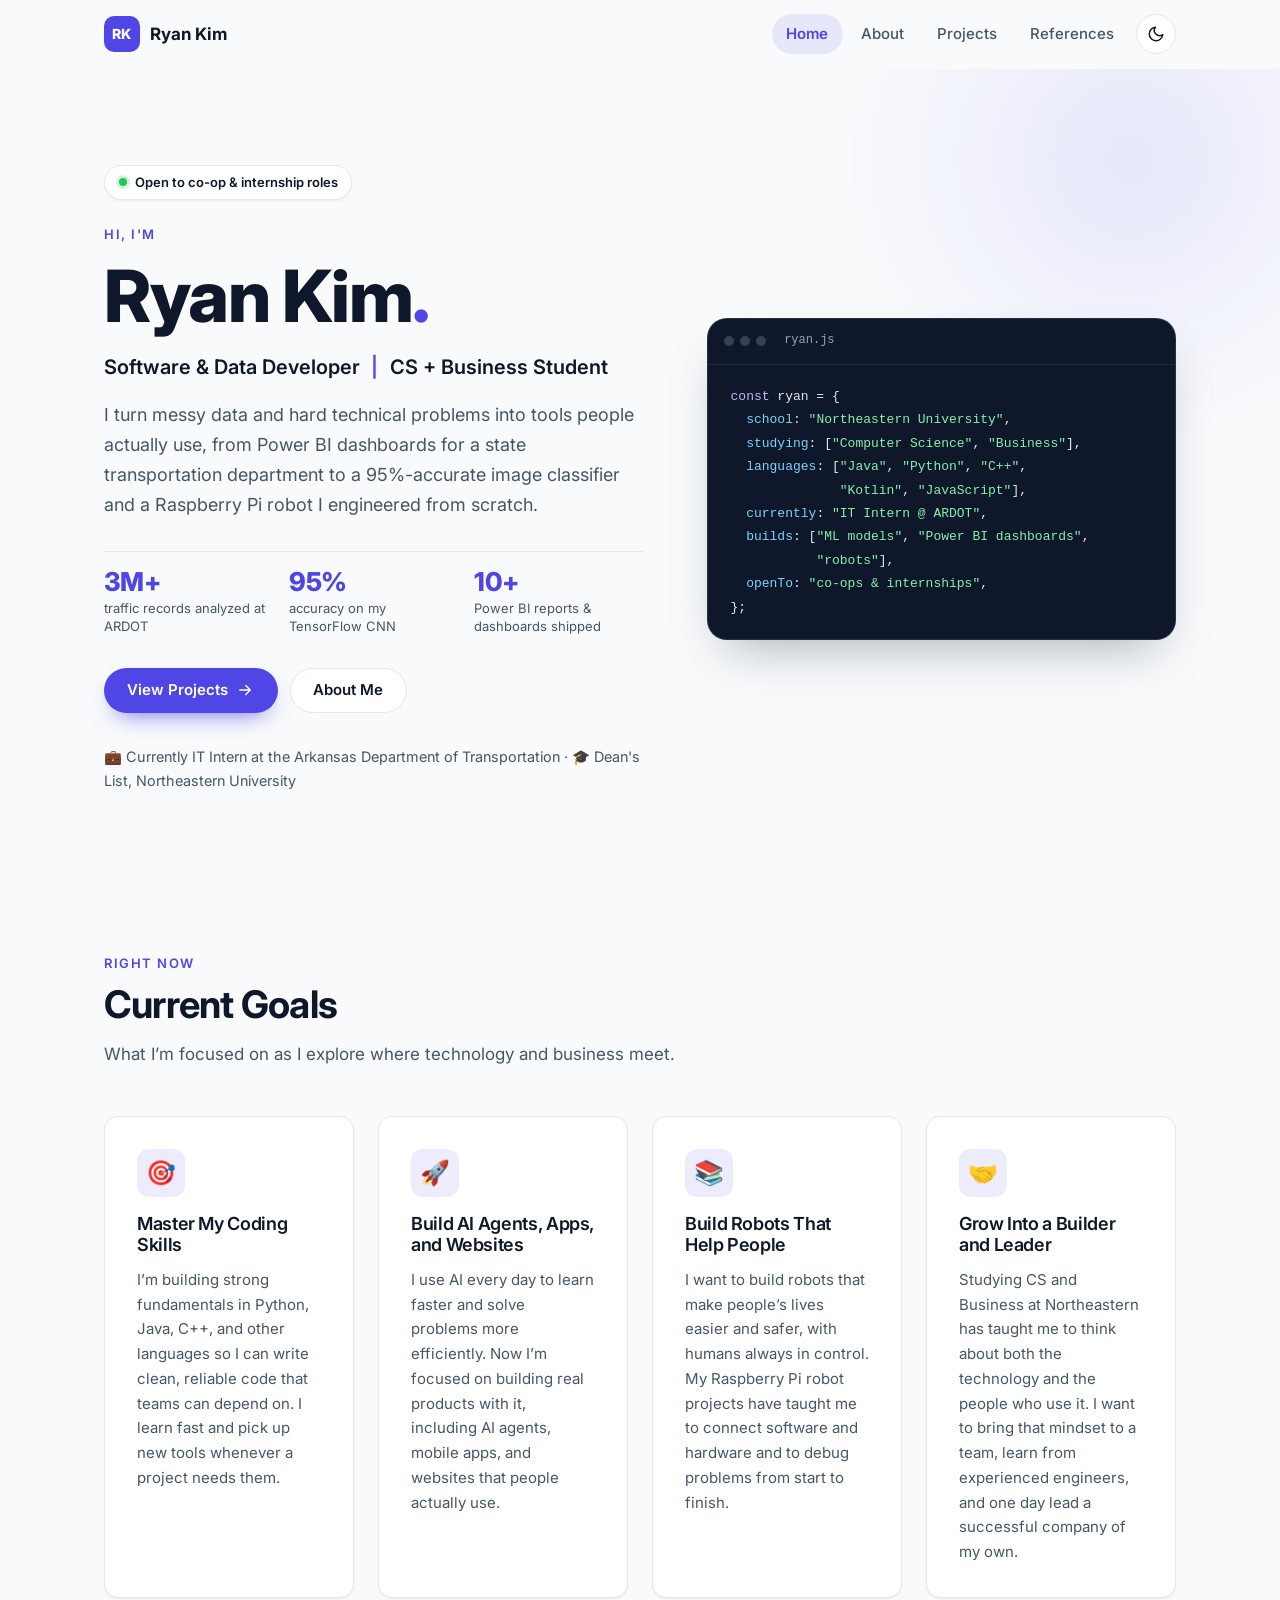
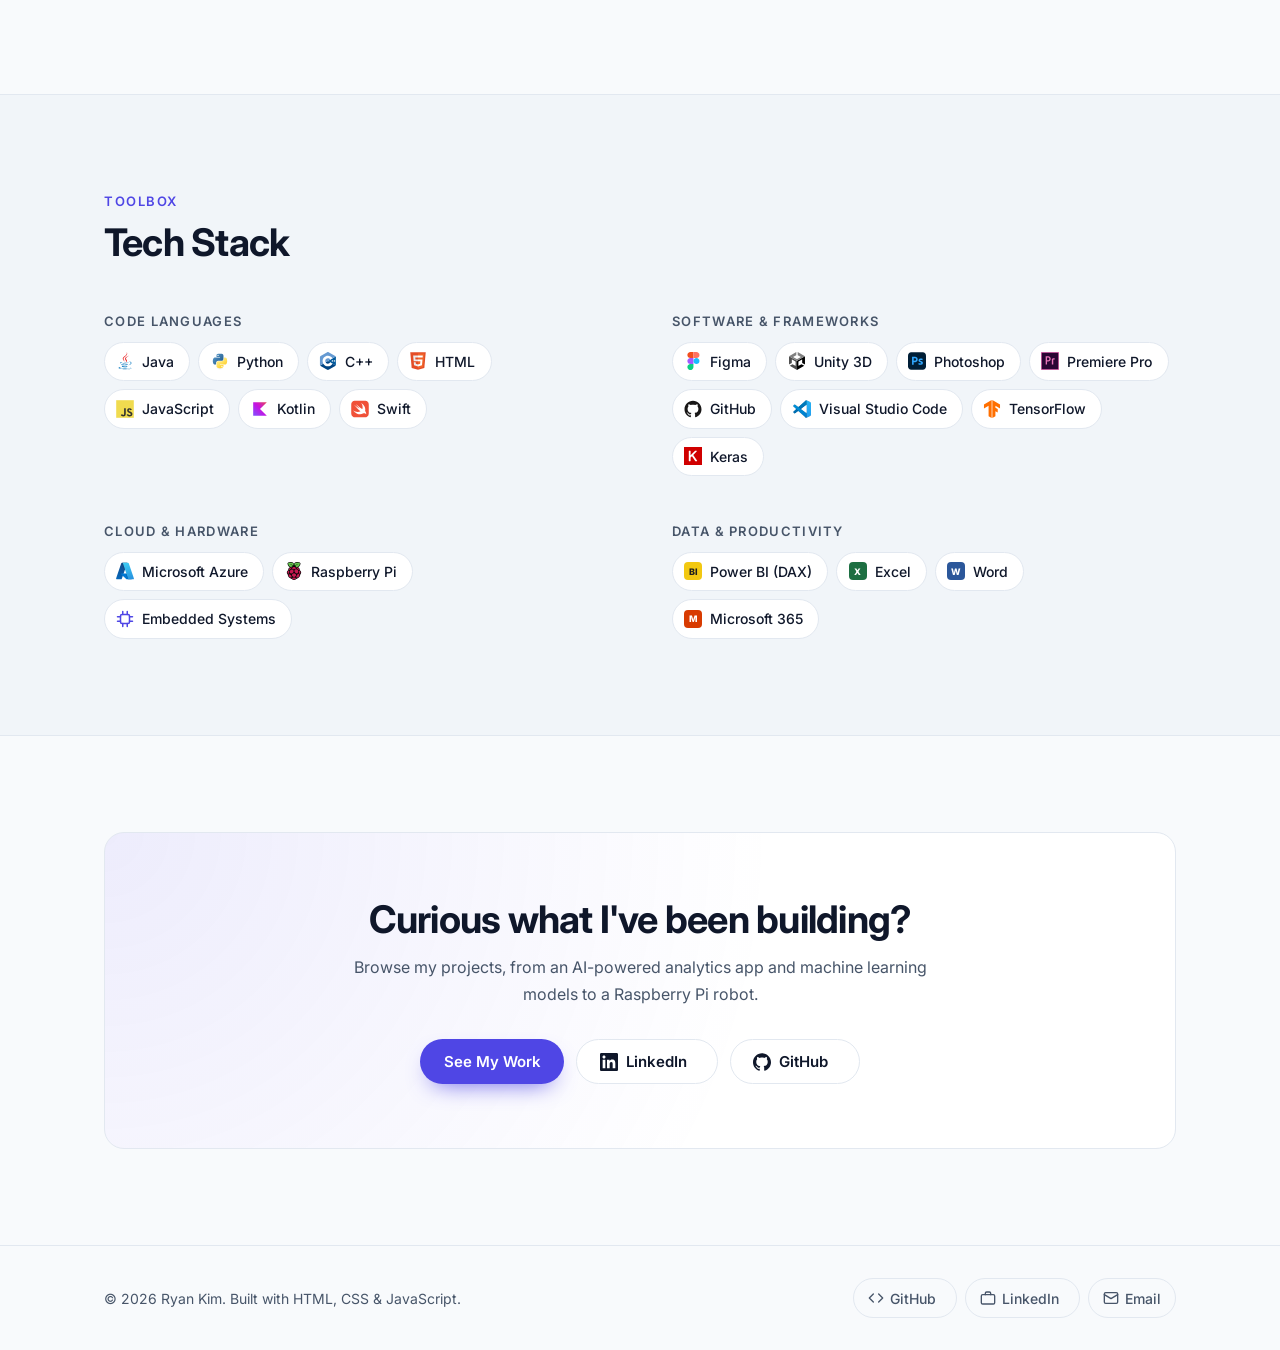
<file: index.html>
<!DOCTYPE html>
<html lang="en">
<head>
  <meta charset="UTF-8">
  <meta name="viewport" content="width=device-width, initial-scale=1.0">

  <!-- ===== SEO ===== -->
  <title>Ryan Kim | Technology Enthusiast &amp; CS + Business Student</title>
  <meta name="description" content="Ryan Kim — Computer Science + Business student at Northeastern University. Current goals, skills, and projects.">
  <meta name="author" content="Ryan Kim">
  <meta property="og:title" content="Ryan Kim | Portfolio">
  <meta property="og:description" content="Computer Science + Business student at Northeastern University.">
  <meta property="og:type" content="website">

  <!-- Small "RK" icon shown in the browser tab -->
  <link rel="icon" href="data:image/svg+xml,%3Csvg xmlns='http://www.w3.org/2000/svg' viewBox='0 0 64 64'%3E%3Crect width='64' height='64' rx='14' fill='%234f46e5'/%3E%3Ctext x='50%25' y='54%25' dominant-baseline='middle' text-anchor='middle' font-family='Arial,sans-serif' font-weight='700' font-size='28' fill='white'%3ERK%3C/text%3E%3C/svg%3E">

  <!-- Runs before the page is drawn: applies a saved light/dark choice so the page never "flashes" the wrong theme -->
  <script>
    document.documentElement.classList.add('js');
    try {
      var savedTheme = localStorage.getItem('theme');
      if (savedTheme === 'light' || savedTheme === 'dark') document.documentElement.setAttribute('data-theme', savedTheme);
    } catch (e) {}
  </script>

  <!-- Font: Inter (Google Fonts) -->
  <link rel="preconnect" href="https://fonts.googleapis.com">
  <link rel="preconnect" href="https://fonts.gstatic.com" crossorigin>
  <link href="https://fonts.googleapis.com/css2?family=Inter:wght@400;500;600;700;800&display=swap" rel="stylesheet">

  <link rel="stylesheet" href="CSS/style.css">
  <script src="JS/main.js" defer></script>
</head>
<body>
  <a class="skip-link" href="#main">Skip to main content</a>

  <!-- ===================== NAVIGATION =====================
       Same on every page. Only the aria-current="page" link changes
       (that is what highlights the page you are on). -->
  <header class="site-header" id="site-header">
    <nav class="nav container" aria-label="Main">
      <a class="nav-logo" href="index.html" aria-label="Ryan Kim, home">
        <span class="logo-mark" aria-hidden="true">RK</span>
        <span class="logo-text">Ryan Kim</span>
      </a>

      <div class="nav-right">
        <ul class="nav-links" id="nav-links">
          <li><a href="index.html" aria-current="page">Home</a></li>
          <li><a href="about.html">About</a></li>
          <li><a href="projects.html">Projects</a></li>
          <li><a href="references.html">References</a></li>
        </ul>

        <!-- Light / dark mode button -->
        <button class="icon-btn theme-toggle" id="theme-toggle" type="button" aria-label="Switch to dark mode">
          <svg class="icon-moon" viewBox="0 0 24 24" fill="none" stroke="currentColor" stroke-width="2" stroke-linecap="round" stroke-linejoin="round" aria-hidden="true"><path d="M21 12.79A9 9 0 1 1 11.21 3 7 7 0 0 0 21 12.79z"/></svg>
          <svg class="icon-sun" viewBox="0 0 24 24" fill="none" stroke="currentColor" stroke-width="2" stroke-linecap="round" stroke-linejoin="round" aria-hidden="true"><circle cx="12" cy="12" r="4"/><path d="M12 2v2M12 20v2M4.93 4.93l1.41 1.41M17.66 17.66l1.41 1.41M2 12h2M20 12h2M4.93 19.07l1.41-1.41M17.66 6.34l1.41-1.41"/></svg>
        </button>

        <!-- Hamburger button (only visible on small screens) -->
        <button class="icon-btn nav-toggle" id="nav-toggle" type="button" aria-label="Open menu" aria-expanded="false" aria-controls="nav-links">
          <span class="hamburger" aria-hidden="true"></span>
        </button>
      </div>
    </nav>
  </header>

  <main id="main">

    <!-- ===================== HERO ===================== -->
    <section class="hero">
      <div class="container hero-grid">
        <div class="hero-content reveal">
          <p class="status-pill"><span class="status-dot" aria-hidden="true"></span>Open to co-op &amp; internship roles</p>
          <p class="eyebrow">Hi, I'm</p>
          <h1 class="hero-title">Ryan Kim<span class="accent-dot">.</span></h1>
          <p class="hero-role">Software &amp; Data Developer <span class="divider" aria-hidden="true">|</span> CS + Business Student</p>
          <p class="hero-intro">I turn messy data and hard technical problems into tools people actually use, from Power BI dashboards for a state transportation department to a 95%-accurate image classifier and a Raspberry Pi robot I engineered from scratch.</p>
          <ul class="hero-stats" aria-label="Highlights">
            <li><strong>3M+</strong><span>traffic records analyzed at ARDOT</span></li>
            <li><strong>95%</strong><span>accuracy on my TensorFlow CNN</span></li>
            <li><strong>10+</strong><span>Power BI reports &amp; dashboards shipped</span></li>
          </ul>
          <div class="btn-row">
            <a class="btn btn-primary" href="projects.html">
              View Projects
              <svg viewBox="0 0 24 24" fill="none" stroke="currentColor" stroke-width="2" stroke-linecap="round" stroke-linejoin="round" aria-hidden="true"><path d="M5 12h14M13 6l6 6-6 6"/></svg>
            </a>
            <a class="btn btn-secondary" href="about.html">About Me</a>
          </div>
          <p class="hero-meta">💼 Currently IT Intern at the Arkansas Department of Transportation · 🎓 Dean's List, Northeastern University</p>
        </div>

        <!-- Decorative "code card" (hidden from screen readers) -->
        <div class="hero-visual reveal" aria-hidden="true">
          <div class="code-card">
            <div class="code-card-bar">
              <span class="dot"></span><span class="dot"></span><span class="dot"></span>
              <span class="code-file">ryan.js</span>
            </div>
<pre><code><span class="tk-key">const</span> ryan = {
  <span class="tk-prop">school</span>: <span class="tk-str">"Northeastern University"</span>,
  <span class="tk-prop">studying</span>: [<span class="tk-str">"Computer Science"</span>, <span class="tk-str">"Business"</span>],
  <span class="tk-prop">languages</span>: [<span class="tk-str">"Java"</span>, <span class="tk-str">"Python"</span>, <span class="tk-str">"C++"</span>,
              <span class="tk-str">"Kotlin"</span>, <span class="tk-str">"JavaScript"</span>],
  <span class="tk-prop">currently</span>: <span class="tk-str">"IT Intern @ ARDOT"</span>,
  <span class="tk-prop">builds</span>: [<span class="tk-str">"ML models"</span>, <span class="tk-str">"Power BI dashboards"</span>,
           <span class="tk-str">"robots"</span>],
  <span class="tk-prop">openTo</span>: <span class="tk-str">"co-ops &amp; internships"</span>,
};</code></pre>
          </div>
        </div>
      </div>
    </section>

    <!-- ===================== CURRENT GOALS ===================== -->
    <section class="section" aria-labelledby="goals-heading">
      <div class="container">
        <div class="section-head reveal">
          <p class="eyebrow">Right now</p>
          <h2 id="goals-heading">Current Goals</h2>
          <p class="section-sub">What I’m focused on as I explore where technology and business meet.</p>
        </div>

        <div class="card-grid goals-grid">
          <!-- GOAL 1 (swap the emoji for any icon you like) -->
          <article class="card card-hover goal-card reveal">
            <span class="goal-icon" aria-hidden="true">🎯</span>
            <h3>Master My Coding Skills</h3>
            <p>I’m building strong fundamentals in Python, Java, C++, and other languages so I can write clean, reliable code that teams can depend on. I learn fast and pick up new tools whenever a project needs them.</p>
          </article>

          <!-- GOAL 2 -->
          <article class="card card-hover goal-card reveal">
            <span class="goal-icon" aria-hidden="true">🚀</span>
            <h3>Build AI Agents, Apps, and Websites</h3>
            <p>I use AI every day to learn faster and solve problems more efficiently. Now I’m focused on building real products with it, including AI agents, mobile apps, and websites that people actually use.</p>
          </article>

          <!-- GOAL 3 -->
          <article class="card card-hover goal-card reveal">
            <span class="goal-icon" aria-hidden="true">📚</span>
            <h3>Build Robots That Help People</h3>
            <p>I want to build robots that make people’s lives easier and safer, with humans always in control. My Raspberry Pi robot projects have taught me to connect software and hardware and to debug problems from start to finish.</p>
          </article>

          <!-- GOAL 4 -->
          <article class="card card-hover goal-card reveal">
            <span class="goal-icon" aria-hidden="true">🤝</span>
            <h3>Grow Into a Builder and Leader</h3>
            <p>Studying CS and Business at Northeastern has taught me to think about both the technology and the people who use it. I want to bring that mindset to a team, learn from experienced engineers, and one day lead a successful company of my own.</p>
          </article>
        </div>
      </div>
    </section>

    <!-- ===================== TECH STACK ===================== -->
    <section class="section section-alt" aria-labelledby="stack-heading">
      <div class="container">
        <div class="section-head reveal">
          <p class="eyebrow">Toolbox</p>
          <h2 id="stack-heading">Tech Stack</h2>
        </div>

        <div class="stack">
          <div class="stack-group reveal">
            <h3 class="stack-label">Code Languages</h3>
            <ul class="chip-list">
              <li class="chip chip--icon"><img class="chip-icon" src="[data-uri]" alt="" width="18" height="18">Java</li>
              <li class="chip chip--icon"><img class="chip-icon" src="[data-uri]" alt="" width="18" height="18">Python</li>
              <li class="chip chip--icon"><img class="chip-icon" src="[data-uri]" alt="" width="18" height="18">C++</li>
              <li class="chip chip--icon"><img class="chip-icon" src="[data-uri]" alt="" width="18" height="18">HTML</li>
              <li class="chip chip--icon"><img class="chip-icon" src="[data-uri]" alt="" width="18" height="18">JavaScript</li>
              <li class="chip chip--icon"><img class="chip-icon" src="[data-uri]" alt="" width="18" height="18">Kotlin</li>
              <li class="chip chip--icon"><img class="chip-icon" src="[data-uri]" alt="" width="18" height="18">Swift</li>
            </ul>
          </div>
          <div class="stack-group reveal">
            <h3 class="stack-label">Software &amp; Frameworks</h3>
            <ul class="chip-list">
              <li class="chip chip--icon"><img class="chip-icon" src="[data-uri]" alt="" width="18" height="18">Figma</li>
              <li class="chip chip--icon"><img class="chip-icon chip-icon--mono" src="[data-uri]" alt="" width="18" height="18">Unity 3D</li>
              <li class="chip chip--icon"><img class="chip-icon" src="[data-uri]" alt="" width="18" height="18">Photoshop</li>
              <li class="chip chip--icon"><img class="chip-icon" src="[data-uri]" alt="" width="18" height="18">Premiere Pro</li>
              <li class="chip chip--icon"><img class="chip-icon chip-icon--mono" src="[data-uri]" alt="" width="18" height="18">GitHub</li>
              <li class="chip chip--icon"><img class="chip-icon" src="[data-uri]" alt="" width="18" height="18">Visual Studio Code</li>
              <li class="chip chip--icon"><img class="chip-icon" src="[data-uri]" alt="" width="18" height="18">TensorFlow</li>
              <li class="chip chip--icon"><img class="chip-icon" src="[data-uri]" alt="" width="18" height="18">Keras</li>
            </ul>
          </div>
          <div class="stack-group reveal">
            <h3 class="stack-label">Cloud &amp; Hardware</h3>
            <ul class="chip-list">
              <li class="chip chip--icon"><img class="chip-icon" src="[data-uri]" alt="" width="18" height="18">Microsoft Azure</li>
              <li class="chip chip--icon"><img class="chip-icon" src="[data-uri]" alt="" width="18" height="18">Raspberry Pi</li>
              <li class="chip chip--icon"><svg class="chip-icon chip-icon--line" viewBox="0 0 24 24" fill="none" stroke="currentColor" stroke-width="2" stroke-linecap="round" stroke-linejoin="round" aria-hidden="true"><rect x="6" y="6" width="12" height="12" rx="2"/><path d="M9 2v4M15 2v4M9 18v4M15 18v4M2 9h4M2 15h4M18 9h4M18 15h4"/></svg>Embedded Systems</li>
            </ul>
          </div>
          <div class="stack-group reveal">
            <h3 class="stack-label">Data &amp; Productivity</h3>
            <ul class="chip-list">
              <li class="chip chip--icon"><span class="chip-badge" style="background:#F2C811;color:#1f1f1f" aria-hidden="true">BI</span>Power BI (DAX)</li>
              <li class="chip chip--icon"><span class="chip-badge" style="background:#1D6F42;color:#fff" aria-hidden="true">X</span>Excel</li>
              <li class="chip chip--icon"><span class="chip-badge" style="background:#2B579A;color:#fff" aria-hidden="true">W</span>Word</li>
              <li class="chip chip--icon"><span class="chip-badge" style="background:#D83B01;color:#fff" aria-hidden="true">M</span>Microsoft 365</li>
            </ul>
          </div>
        </div>
      </div>
    </section>

    <!-- ===================== CALL TO ACTION ===================== -->
    <section class="section">
      <div class="container">
        <div class="cta-card reveal">
          <h2>Curious what I've been building?</h2>
          <p>Browse my projects, from an AI-powered analytics app and machine learning models to a Raspberry Pi robot.</p>
          <div class="btn-row center">
            <a class="btn btn-primary" href="projects.html">See My Work</a>
            <a class="btn btn-secondary" href="https://www.linkedin.com/in/ryankim1104/" target="_blank" rel="noopener noreferrer">
              <svg viewBox="0 0 24 24" fill="currentColor" aria-hidden="true"><path d="M20.447 20.452h-3.554v-5.569c0-1.328-.027-3.037-1.852-3.037-1.853 0-2.136 1.445-2.136 2.939v5.667H9.351V9h3.414v1.561h.046c.477-.9 1.637-1.85 3.37-1.85 3.601 0 4.267 2.37 4.267 5.455v6.286zM5.337 7.433c-1.144 0-2.063-.926-2.063-2.065 0-1.138.92-2.063 2.063-2.063 1.14 0 2.064.925 2.064 2.063 0 1.139-.925 2.065-2.064 2.065zm1.782 13.019H3.555V9h3.564v11.452zM22.225 0H1.771C.792 0 0 .774 0 1.729v20.542C0 23.227.792 24 1.771 24h20.451C23.2 24 24 23.227 24 22.271V1.729C24 .774 23.2 0 22.222 0h.003z"/></svg>
              LinkedIn<span class="sr-only"> (opens in a new tab)</span>
            </a>
            <a class="btn btn-secondary" href="https://github.com/Unknownboykim" target="_blank" rel="noopener noreferrer">
              <svg viewBox="0 0 24 24" fill="currentColor" aria-hidden="true"><path d="M12 .297c-6.63 0-12 5.373-12 12 0 5.303 3.438 9.8 8.205 11.385.6.113.82-.258.82-.577 0-.285-.01-1.04-.015-2.04-3.338.724-4.042-1.61-4.042-1.61C4.422 18.07 3.633 17.7 3.633 17.7c-1.087-.744.084-.729.084-.729 1.205.084 1.838 1.236 1.838 1.236 1.07 1.835 2.809 1.305 3.495.998.108-.776.417-1.305.76-1.605-2.665-.3-5.466-1.332-5.466-5.93 0-1.31.465-2.38 1.235-3.22-.135-.303-.54-1.523.105-3.176 0 0 1.005-.322 3.3 1.23.96-.267 1.98-.399 3-.405 1.02.006 2.04.138 3 .405 2.28-1.552 3.285-1.23 3.285-1.23.645 1.653.24 2.873.12 3.176.765.84 1.23 1.91 1.23 3.22 0 4.61-2.805 5.625-5.475 5.92.42.36.81 1.096.81 2.22 0 1.606-.015 2.896-.015 3.286 0 .315.21.69.825.57C20.565 22.092 24 17.592 24 12.297c0-6.627-5.373-12-12-12"/></svg>
              GitHub<span class="sr-only"> (opens in a new tab)</span>
            </a>
          </div>
        </div>
      </div>
    </section>

  </main>

  <!-- ===================== FOOTER (same on every page) ===================== -->
  <footer class="site-footer">
    <div class="container footer-inner">
      <p class="footer-copy">&copy; <span id="year">2026</span> Ryan Kim. Built with HTML, CSS &amp; JavaScript.</p>
      <ul class="footer-links">
        <li>
          <a href="https://github.com/Unknownboykim" target="_blank" rel="noopener noreferrer">
            <svg viewBox="0 0 24 24" fill="none" stroke="currentColor" stroke-width="2" stroke-linecap="round" stroke-linejoin="round" aria-hidden="true"><polyline points="16 18 22 12 16 6"/><polyline points="8 6 2 12 8 18"/></svg>
            GitHub<span class="sr-only"> (opens in a new tab)</span>
          </a>
        </li>
        <li>
          <a href="https://www.linkedin.com/in/ryankim1104/" target="_blank" rel="noopener noreferrer">
            <svg viewBox="0 0 24 24" fill="none" stroke="currentColor" stroke-width="2" stroke-linecap="round" stroke-linejoin="round" aria-hidden="true"><rect x="2" y="7" width="20" height="14" rx="2"/><path d="M16 7V5a2 2 0 0 0-2-2h-4a2 2 0 0 0-2 2v2"/></svg>
            LinkedIn<span class="sr-only"> (opens in a new tab)</span>
          </a>
        </li>
        <li>
          <a href="mailto:kim.ryan10@northeastern.edu">
            <svg viewBox="0 0 24 24" fill="none" stroke="currentColor" stroke-width="2" stroke-linecap="round" stroke-linejoin="round" aria-hidden="true"><rect x="2" y="4" width="20" height="16" rx="2"/><path d="m22 7-10 6L2 7"/></svg>
            Email
          </a>
        </li>
      </ul>
    </div>
  </footer>
</body>
</html>
</file>
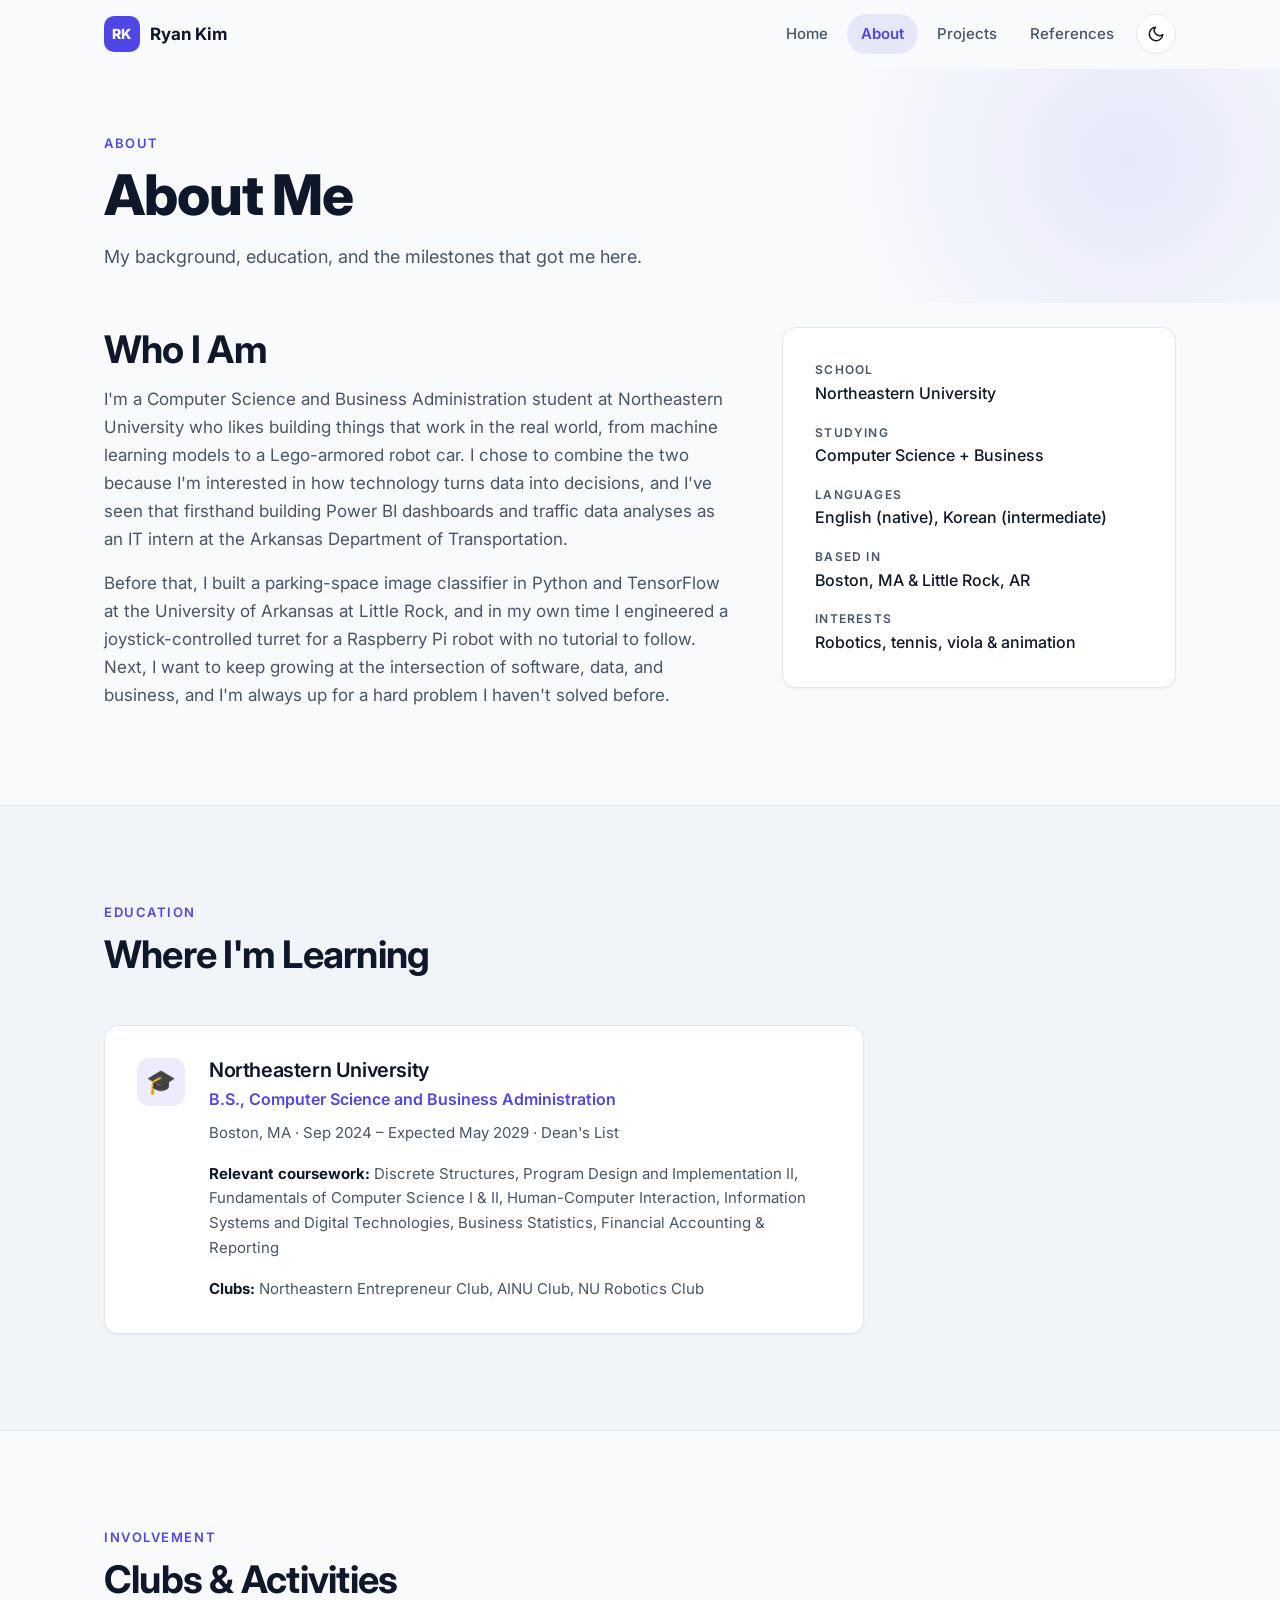
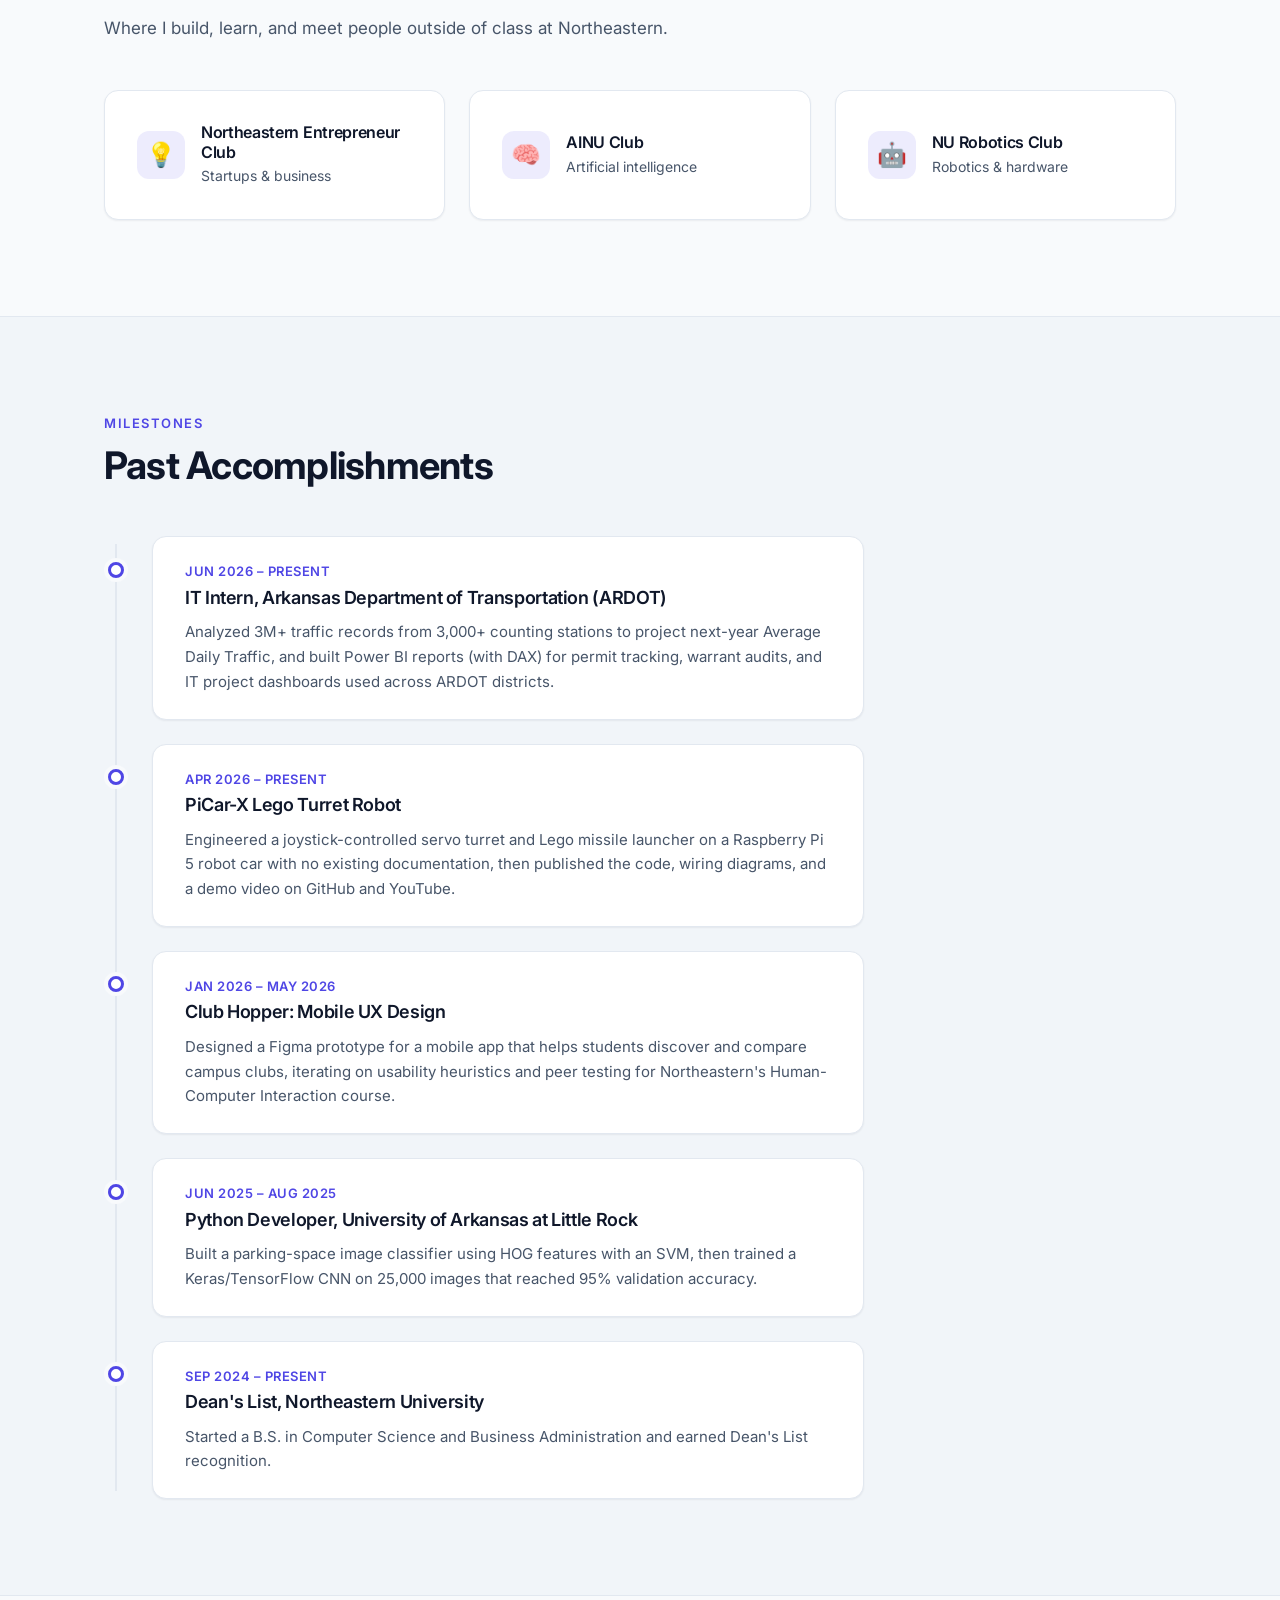
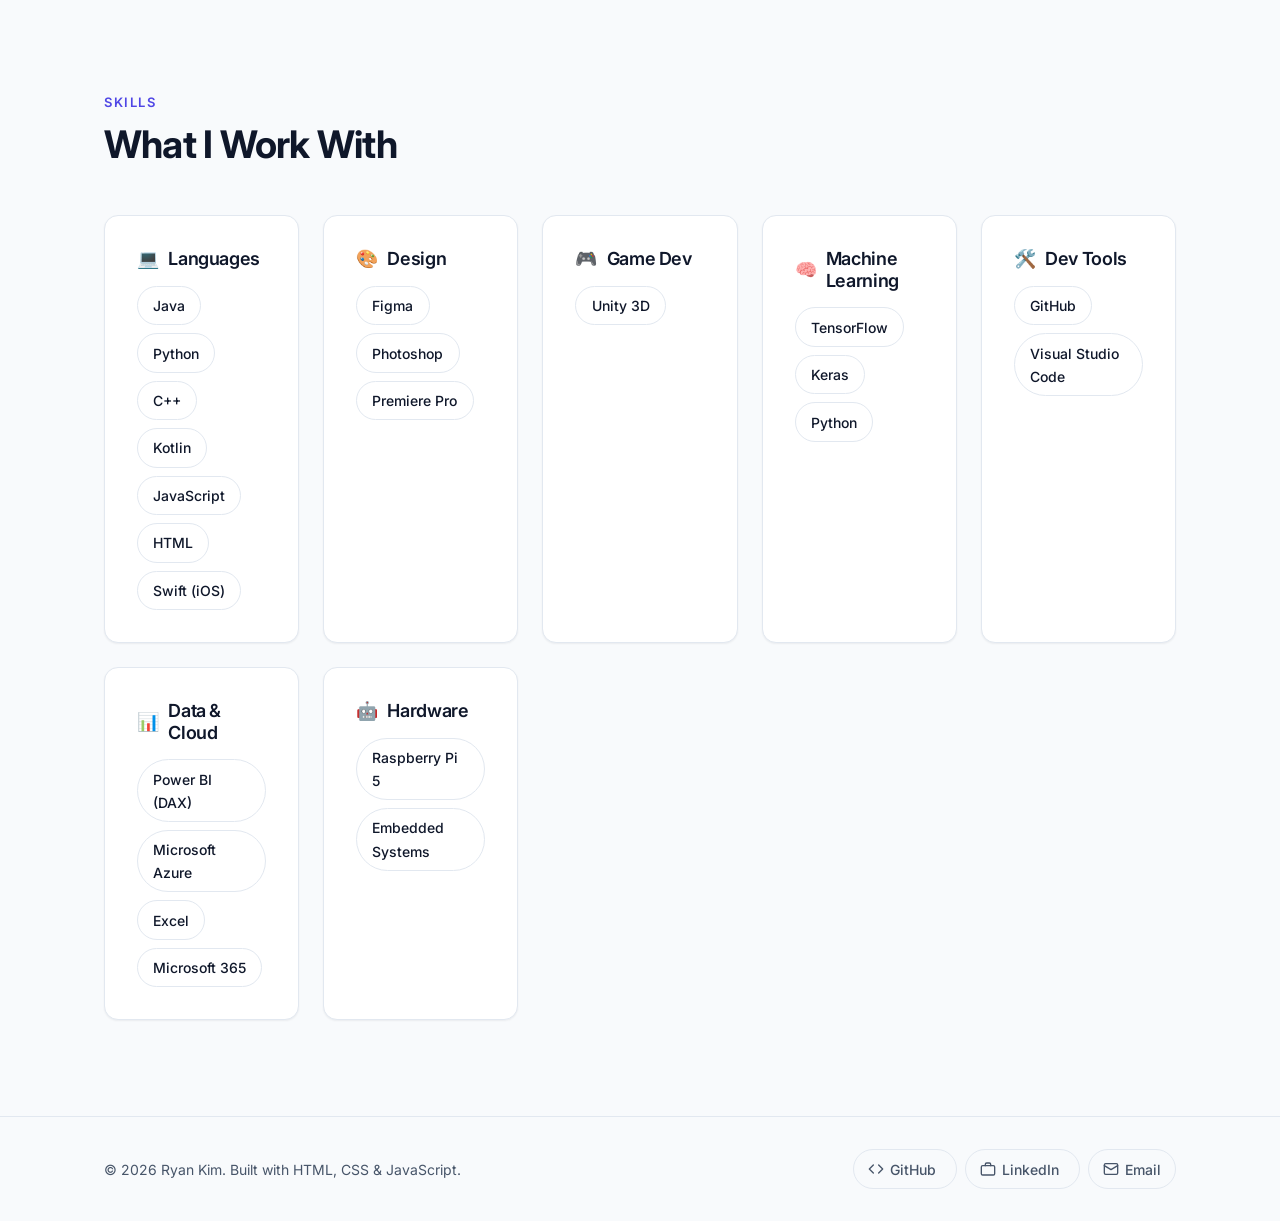
<file: about.html>
<!DOCTYPE html>
<html lang="en">
<head>
  <meta charset="UTF-8">
  <meta name="viewport" content="width=device-width, initial-scale=1.0">

  <!-- ===== SEO ===== -->
  <title>About | Ryan Kim</title>
  <meta name="description" content="About Ryan Kim — education at Northeastern University (Computer Science + Business), past accomplishments, and skills.">
  <meta name="author" content="Ryan Kim">
  <meta property="og:title" content="About Ryan Kim">
  <meta property="og:description" content="Education, accomplishments, and skills.">
  <meta property="og:type" content="website">

  <link rel="icon" href="data:image/svg+xml,%3Csvg xmlns='http://www.w3.org/2000/svg' viewBox='0 0 64 64'%3E%3Crect width='64' height='64' rx='14' fill='%234f46e5'/%3E%3Ctext x='50%25' y='54%25' dominant-baseline='middle' text-anchor='middle' font-family='Arial,sans-serif' font-weight='700' font-size='28' fill='white'%3ERK%3C/text%3E%3C/svg%3E">

  <!-- Applies a saved light/dark choice before the page is drawn -->
  <script>
    document.documentElement.classList.add('js');
    try {
      var savedTheme = localStorage.getItem('theme');
      if (savedTheme === 'light' || savedTheme === 'dark') document.documentElement.setAttribute('data-theme', savedTheme);
    } catch (e) {}
  </script>

  <link rel="preconnect" href="https://fonts.googleapis.com">
  <link rel="preconnect" href="https://fonts.gstatic.com" crossorigin>
  <link href="https://fonts.googleapis.com/css2?family=Inter:wght@400;500;600;700;800&display=swap" rel="stylesheet">

  <link rel="stylesheet" href="CSS/style.css">
  <script src="JS/main.js" defer></script>
</head>
<body>
  <a class="skip-link" href="#main">Skip to main content</a>

  <!-- ===================== NAVIGATION ===================== -->
  <header class="site-header" id="site-header">
    <nav class="nav container" aria-label="Main">
      <a class="nav-logo" href="index.html" aria-label="Ryan Kim, home">
        <span class="logo-mark" aria-hidden="true">RK</span>
        <span class="logo-text">Ryan Kim</span>
      </a>

      <div class="nav-right">
        <ul class="nav-links" id="nav-links">
          <li><a href="index.html">Home</a></li>
          <li><a href="about.html" aria-current="page">About</a></li>
          <li><a href="projects.html">Projects</a></li>
          <li><a href="references.html">References</a></li>
        </ul>

        <button class="icon-btn theme-toggle" id="theme-toggle" type="button" aria-label="Switch to dark mode">
          <svg class="icon-moon" viewBox="0 0 24 24" fill="none" stroke="currentColor" stroke-width="2" stroke-linecap="round" stroke-linejoin="round" aria-hidden="true"><path d="M21 12.79A9 9 0 1 1 11.21 3 7 7 0 0 0 21 12.79z"/></svg>
          <svg class="icon-sun" viewBox="0 0 24 24" fill="none" stroke="currentColor" stroke-width="2" stroke-linecap="round" stroke-linejoin="round" aria-hidden="true"><circle cx="12" cy="12" r="4"/><path d="M12 2v2M12 20v2M4.93 4.93l1.41 1.41M17.66 17.66l1.41 1.41M2 12h2M20 12h2M4.93 19.07l1.41-1.41M17.66 6.34l1.41-1.41"/></svg>
        </button>

        <button class="icon-btn nav-toggle" id="nav-toggle" type="button" aria-label="Open menu" aria-expanded="false" aria-controls="nav-links">
          <span class="hamburger" aria-hidden="true"></span>
        </button>
      </div>
    </nav>
  </header>

  <main id="main">

    <!-- ===================== PAGE HEADER ===================== -->
    <section class="page-hero">
      <div class="container reveal">
        <p class="eyebrow">About</p>
        <h1>About Me</h1>
        <p class="page-sub">My background, education, and the milestones that got me here.</p>
      </div>
    </section>

    <!-- ===================== BIO + QUICK FACTS ===================== -->
    <section class="section section-tight" aria-labelledby="bio-heading">
      <div class="container bio-grid">
        <div class="bio-text reveal">
          <h2 id="bio-heading">Who I Am</h2>
          <p>I'm a Computer Science and Business Administration student at Northeastern University who likes building things that work in the real world, from machine learning models to a Lego-armored robot car. I chose to combine the two because I'm interested in how technology turns data into decisions, and I've seen that firsthand building Power BI dashboards and traffic data analyses as an IT intern at the Arkansas Department of Transportation.</p>
          <p>Before that, I built a parking-space image classifier in Python and TensorFlow at the University of Arkansas at Little Rock, and in my own time I engineered a joystick-controlled turret for a Raspberry Pi robot with no tutorial to follow. Next, I want to keep growing at the intersection of software, data, and business, and I'm always up for a hard problem I haven't solved before.</p>
        </div>

        <aside class="card facts-card reveal" aria-label="Quick facts">
          <dl class="facts">
            <div>
              <dt>School</dt>
              <dd>Northeastern University</dd>
            </div>
            <div>
              <dt>Studying</dt>
              <dd>Computer Science + Business</dd>
            </div>
            <div>
              <dt>Languages</dt>
              <dd>English (native), Korean (intermediate)</dd>
            </div>
            <div>
              <dt>Based in</dt>
              <dd>Boston, MA &amp; Little Rock, AR</dd>
            </div>
            <div>
              <dt>Interests</dt>
              <dd>Robotics, tennis, viola &amp; animation</dd>
            </div>
          </dl>
        </aside>
      </div>
    </section>

    <!-- ===================== EDUCATION ===================== -->
    <section class="section section-alt" aria-labelledby="edu-heading">
      <div class="container">
        <div class="section-head reveal">
          <p class="eyebrow">Education</p>
          <h2 id="edu-heading">Where I'm Learning</h2>
        </div>

        <article class="card edu-card reveal">
          <span class="goal-icon" aria-hidden="true">🎓</span>
          <div>
            <h3>Northeastern University</h3>
            <p class="edu-degree">B.S., Computer Science and Business Administration</p>
            <p class="edu-meta">Boston, MA · Sep 2024 – Expected May 2029 · Dean's List</p>
            <p class="edu-detail"><strong>Relevant coursework:</strong> Discrete Structures, Program Design and Implementation II, Fundamentals of Computer Science I &amp; II, Human-Computer Interaction, Information Systems and Digital Technologies, Business Statistics, Financial Accounting &amp; Reporting</p>
            <p class="edu-detail"><strong>Clubs:</strong> Northeastern Entrepreneur Club, AINU Club, NU Robotics Club</p>
          </div>
        </article>
      </div>
    </section>

    <!-- ===================== CLUBS & ACTIVITIES ===================== -->
    <section class="section" aria-labelledby="clubs-heading">
      <div class="container">
        <div class="section-head reveal">
          <p class="eyebrow">Involvement</p>
          <h2 id="clubs-heading">Clubs &amp; Activities</h2>
          <p class="section-sub">Where I build, learn, and meet people outside of class at Northeastern.</p>
        </div>

        <div class="card-grid clubs-grid">
          <article class="card card-hover club-card reveal">
            <span class="goal-icon" aria-hidden="true">💡</span>
            <div>
              <h3>Northeastern Entrepreneur Club</h3>
              <p>Startups &amp; business</p>
            </div>
          </article>
          <article class="card card-hover club-card reveal">
            <span class="goal-icon" aria-hidden="true">🧠</span>
            <div>
              <h3>AINU Club</h3>
              <p>Artificial intelligence</p>
            </div>
          </article>
          <article class="card card-hover club-card reveal">
            <span class="goal-icon" aria-hidden="true">🤖</span>
            <div>
              <h3>NU Robotics Club</h3>
              <p>Robotics &amp; hardware</p>
            </div>
          </article>
        </div>
      </div>
    </section>

    <!-- ===================== TIMELINE OF ACCOMPLISHMENTS =====================
         Newest at the top. To add one, copy a whole <li> ... </li> block. -->
    <section class="section section-alt" aria-labelledby="timeline-heading">
      <div class="container">
        <div class="section-head reveal">
          <p class="eyebrow">Milestones</p>
          <h2 id="timeline-heading">Past Accomplishments</h2>
        </div>

        <ol class="timeline">
          <li class="timeline-item reveal">
            <span class="timeline-dot" aria-hidden="true"></span>
            <div class="card timeline-content">
              <p class="timeline-date">Jun 2026 – Present</p>
              <h3>IT Intern, Arkansas Department of Transportation (ARDOT)</h3>
              <p>Analyzed 3M+ traffic records from 3,000+ counting stations to project next-year Average Daily Traffic, and built Power BI reports (with DAX) for permit tracking, warrant audits, and IT project dashboards used across ARDOT districts.</p>
            </div>
          </li>

          <li class="timeline-item reveal">
            <span class="timeline-dot" aria-hidden="true"></span>
            <div class="card timeline-content">
              <p class="timeline-date">Apr 2026 – Present</p>
              <h3>PiCar-X Lego Turret Robot</h3>
              <p>Engineered a joystick-controlled servo turret and Lego missile launcher on a Raspberry Pi 5 robot car with no existing documentation, then published the code, wiring diagrams, and a demo video on GitHub and YouTube.</p>
            </div>
          </li>

          <li class="timeline-item reveal">
            <span class="timeline-dot" aria-hidden="true"></span>
            <div class="card timeline-content">
              <p class="timeline-date">Jan 2026 – May 2026</p>
              <h3>Club Hopper: Mobile UX Design</h3>
              <p>Designed a Figma prototype for a mobile app that helps students discover and compare campus clubs, iterating on usability heuristics and peer testing for Northeastern's Human-Computer Interaction course.</p>
            </div>
          </li>

          <li class="timeline-item reveal">
            <span class="timeline-dot" aria-hidden="true"></span>
            <div class="card timeline-content">
              <p class="timeline-date">Jun 2025 – Aug 2025</p>
              <h3>Python Developer, University of Arkansas at Little Rock</h3>
              <p>Built a parking-space image classifier using HOG features with an SVM, then trained a Keras/TensorFlow CNN on 25,000 images that reached 95% validation accuracy.</p>
            </div>
          </li>

          <li class="timeline-item reveal">
            <span class="timeline-dot" aria-hidden="true"></span>
            <div class="card timeline-content">
              <p class="timeline-date">Sep 2024 – Present</p>
              <h3>Dean's List, Northeastern University</h3>
              <p>Started a B.S. in Computer Science and Business Administration and earned Dean's List recognition.</p>
            </div>
          </li>
        </ol>
      </div>
    </section>

    <!-- ===================== SKILLS BY CATEGORY ===================== -->
    <section class="section" aria-labelledby="skills-heading">
      <div class="container">
        <div class="section-head reveal">
          <p class="eyebrow">Skills</p>
          <h2 id="skills-heading">What I Work With</h2>
        </div>

        <div class="card-grid skills-grid">
          <article class="card card-hover skill-card reveal">
            <h3><span aria-hidden="true">💻</span> Languages</h3>
            <ul class="chip-list">
              <li class="chip">Java</li>
              <li class="chip">Python</li>
              <li class="chip">C++</li>
              <li class="chip">Kotlin</li>
              <li class="chip">JavaScript</li>
              <li class="chip">HTML</li>
              <li class="chip">Swift (iOS)</li>
            </ul>
          </article>

          <article class="card card-hover skill-card reveal">
            <h3><span aria-hidden="true">🎨</span> Design</h3>
            <ul class="chip-list">
              <li class="chip">Figma</li>
              <li class="chip">Photoshop</li>
              <li class="chip">Premiere Pro</li>
            </ul>
          </article>

          <article class="card card-hover skill-card reveal">
            <h3><span aria-hidden="true">🎮</span> Game Dev</h3>
            <ul class="chip-list">
              <li class="chip">Unity 3D</li>
            </ul>
          </article>

          <article class="card card-hover skill-card reveal">
            <h3><span aria-hidden="true">🧠</span> Machine Learning</h3>
            <ul class="chip-list">
              <li class="chip">TensorFlow</li>
              <li class="chip">Keras</li>
              <li class="chip">Python</li>
            </ul>
          </article>

          <article class="card card-hover skill-card reveal">
            <h3><span aria-hidden="true">🛠️</span> Dev Tools</h3>
            <ul class="chip-list">
              <li class="chip">GitHub</li>
              <li class="chip">Visual Studio Code</li>
            </ul>
          </article>

          <article class="card card-hover skill-card reveal">
            <h3><span aria-hidden="true">📊</span> Data &amp; Cloud</h3>
            <ul class="chip-list">
              <li class="chip">Power BI (DAX)</li>
              <li class="chip">Microsoft Azure</li>
              <li class="chip">Excel</li>
              <li class="chip">Microsoft 365</li>
            </ul>
          </article>

          <article class="card card-hover skill-card reveal">
            <h3><span aria-hidden="true">🤖</span> Hardware</h3>
            <ul class="chip-list">
              <li class="chip">Raspberry Pi 5</li>
              <li class="chip">Embedded Systems</li>
            </ul>
          </article>
        </div>
      </div>
    </section>

  </main>

  <!-- ===================== FOOTER ===================== -->
  <footer class="site-footer">
    <div class="container footer-inner">
      <p class="footer-copy">&copy; <span id="year">2026</span> Ryan Kim. Built with HTML, CSS &amp; JavaScript.</p>
      <ul class="footer-links">
        <li>
          <a href="https://github.com/Unknownboykim" target="_blank" rel="noopener noreferrer">
            <svg viewBox="0 0 24 24" fill="none" stroke="currentColor" stroke-width="2" stroke-linecap="round" stroke-linejoin="round" aria-hidden="true"><polyline points="16 18 22 12 16 6"/><polyline points="8 6 2 12 8 18"/></svg>
            GitHub<span class="sr-only"> (opens in a new tab)</span>
          </a>
        </li>
        <li>
          <a href="https://www.linkedin.com/in/ryankim1104/" target="_blank" rel="noopener noreferrer">
            <svg viewBox="0 0 24 24" fill="none" stroke="currentColor" stroke-width="2" stroke-linecap="round" stroke-linejoin="round" aria-hidden="true"><rect x="2" y="7" width="20" height="14" rx="2"/><path d="M16 7V5a2 2 0 0 0-2-2h-4a2 2 0 0 0-2 2v2"/></svg>
            LinkedIn<span class="sr-only"> (opens in a new tab)</span>
          </a>
        </li>
        <li>
          <a href="mailto:kim.ryan10@northeastern.edu">
            <svg viewBox="0 0 24 24" fill="none" stroke="currentColor" stroke-width="2" stroke-linecap="round" stroke-linejoin="round" aria-hidden="true"><rect x="2" y="4" width="20" height="16" rx="2"/><path d="m22 7-10 6L2 7"/></svg>
            Email
          </a>
        </li>
      </ul>
    </div>
  </footer>
</body>
</html>
</file>
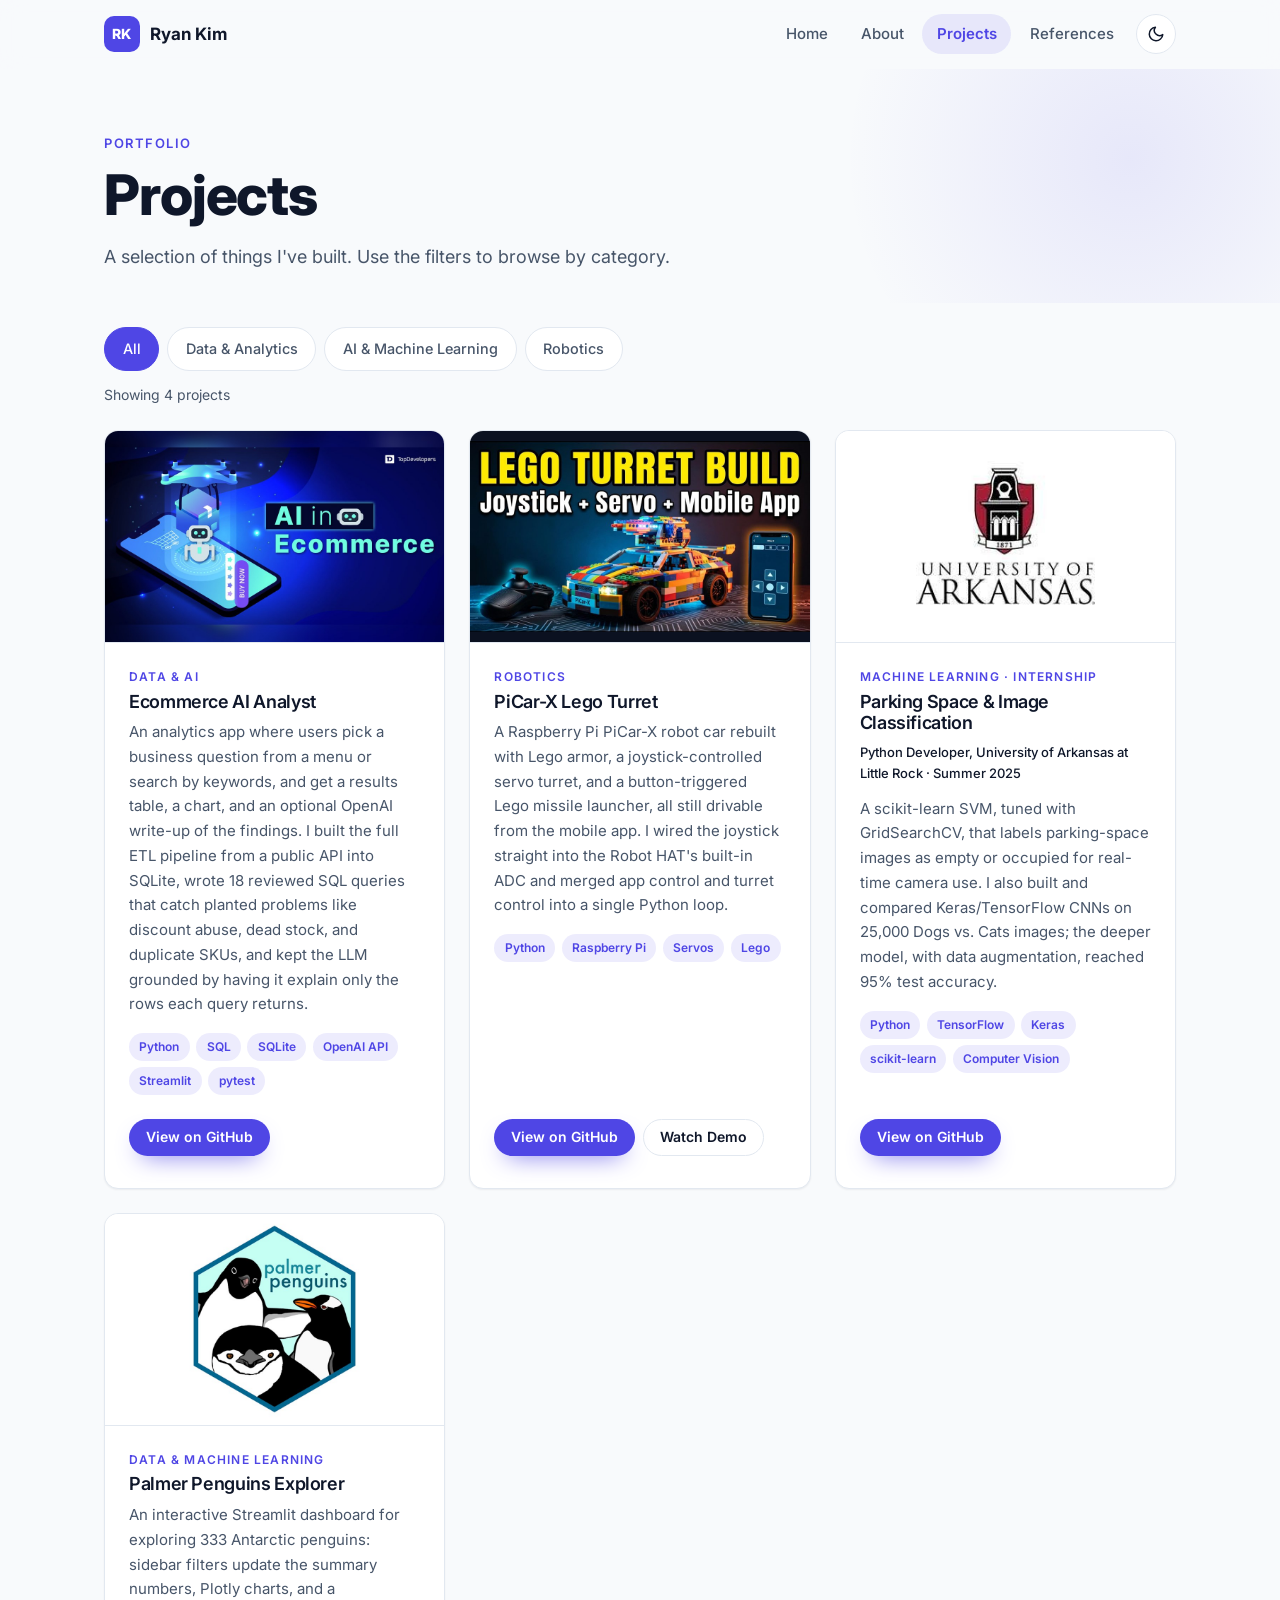
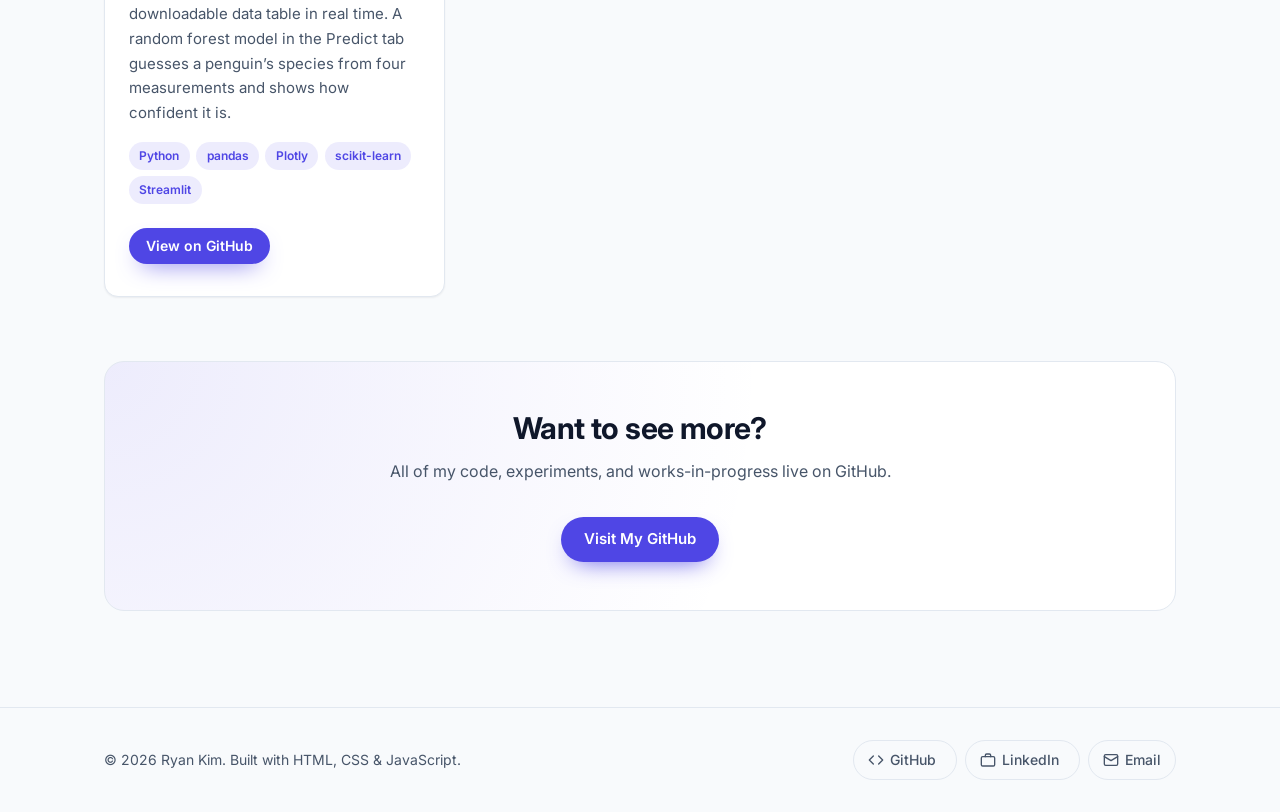
<file: projects.html>
<!DOCTYPE html>
<html lang="en">
<head>
  <meta charset="UTF-8">
  <meta name="viewport" content="width=device-width, initial-scale=1.0">

  <!-- ===== SEO ===== -->
  <title>Projects | Ryan Kim</title>
  <meta name="description" content="Projects by Ryan Kim — data, AI, machine learning, and robotics work with links to GitHub.">
  <meta name="author" content="Ryan Kim">
  <meta property="og:title" content="Projects by Ryan Kim">
  <meta property="og:description" content="Data, AI, machine learning, and robotics projects.">
  <meta property="og:type" content="website">

  <link rel="icon" href="data:image/svg+xml,%3Csvg xmlns='http://www.w3.org/2000/svg' viewBox='0 0 64 64'%3E%3Crect width='64' height='64' rx='14' fill='%234f46e5'/%3E%3Ctext x='50%25' y='54%25' dominant-baseline='middle' text-anchor='middle' font-family='Arial,sans-serif' font-weight='700' font-size='28' fill='white'%3ERK%3C/text%3E%3C/svg%3E">

  <!-- Applies a saved light/dark choice before the page is drawn -->
  <script>
    document.documentElement.classList.add('js');
    try {
      var savedTheme = localStorage.getItem('theme');
      if (savedTheme === 'light' || savedTheme === 'dark') document.documentElement.setAttribute('data-theme', savedTheme);
    } catch (e) {}
  </script>

  <link rel="preconnect" href="https://fonts.googleapis.com">
  <link rel="preconnect" href="https://fonts.gstatic.com" crossorigin>
  <link href="https://fonts.googleapis.com/css2?family=Inter:wght@400;500;600;700;800&display=swap" rel="stylesheet">

  <link rel="stylesheet" href="CSS/style.css">
  <script src="JS/main.js" defer></script>
</head>
<body>
  <a class="skip-link" href="#main">Skip to main content</a>

  <!-- ===================== NAVIGATION ===================== -->
  <header class="site-header" id="site-header">
    <nav class="nav container" aria-label="Main">
      <a class="nav-logo" href="index.html" aria-label="Ryan Kim, home">
        <span class="logo-mark" aria-hidden="true">RK</span>
        <span class="logo-text">Ryan Kim</span>
      </a>

      <div class="nav-right">
        <ul class="nav-links" id="nav-links">
          <li><a href="index.html">Home</a></li>
          <li><a href="about.html">About</a></li>
          <li><a href="projects.html" aria-current="page">Projects</a></li>
          <li><a href="references.html">References</a></li>
        </ul>

        <button class="icon-btn theme-toggle" id="theme-toggle" type="button" aria-label="Switch to dark mode">
          <svg class="icon-moon" viewBox="0 0 24 24" fill="none" stroke="currentColor" stroke-width="2" stroke-linecap="round" stroke-linejoin="round" aria-hidden="true"><path d="M21 12.79A9 9 0 1 1 11.21 3 7 7 0 0 0 21 12.79z"/></svg>
          <svg class="icon-sun" viewBox="0 0 24 24" fill="none" stroke="currentColor" stroke-width="2" stroke-linecap="round" stroke-linejoin="round" aria-hidden="true"><circle cx="12" cy="12" r="4"/><path d="M12 2v2M12 20v2M4.93 4.93l1.41 1.41M17.66 17.66l1.41 1.41M2 12h2M20 12h2M4.93 19.07l1.41-1.41M17.66 6.34l1.41-1.41"/></svg>
        </button>

        <button class="icon-btn nav-toggle" id="nav-toggle" type="button" aria-label="Open menu" aria-expanded="false" aria-controls="nav-links">
          <span class="hamburger" aria-hidden="true"></span>
        </button>
      </div>
    </nav>
  </header>

  <main id="main">

    <!-- ===================== PAGE HEADER ===================== -->
    <section class="page-hero">
      <div class="container reveal">
        <p class="eyebrow">Portfolio</p>
        <h1>Projects</h1>
        <p class="page-sub">A selection of things I've built. Use the filters to browse by category.</p>
      </div>
    </section>

    <section class="section section-tight" aria-label="Project list">
      <div class="container">

        <!-- ===================== FILTER BUTTONS =====================
             data-filter must match a word used in a card's data-category. -->
        <div class="filter-bar reveal" role="group" aria-label="Filter projects by category">
          <button class="filter-btn" type="button" data-filter="all" aria-pressed="true">All</button>
          <button class="filter-btn" type="button" data-filter="data" aria-pressed="false">Data &amp; Analytics</button>
          <button class="filter-btn" type="button" data-filter="ml" aria-pressed="false">AI &amp; Machine Learning</button>
          <button class="filter-btn" type="button" data-filter="robotics" aria-pressed="false">Robotics</button>
        </div>
        <p class="filter-status" id="filter-status" aria-live="polite"></p>

        <!-- ===================== PROJECT CARDS =====================
             HOW TO EDIT A CARD
             • data-category: one or more of  data  ml  robotics  (separate with spaces, e.g. "web ml")
             • Screenshot: save it as assets/images/project-N.png (until then a gray "coming soon" box shows)
             • Tags: add/remove <li class="tag"> lines
             • Live Demo: replace "#" with a real link, or delete that line -->
        <div class="project-grid" id="project-grid">

          <!-- ECOMMERCE AI ANALYST -->
          <article class="card project-card reveal" data-category="data ml">
            <div class="project-media">
              <img src="[data-uri]" alt="AI in Ecommerce illustration: a robot on a smartphone shopping screen with a delivery drone" width="960" height="600" loading="lazy" onerror="this.parentElement.classList.add('is-missing')">
              <div class="media-fallback">
                <svg viewBox="0 0 24 24" fill="none" stroke="currentColor" stroke-width="1.75" stroke-linecap="round" stroke-linejoin="round" aria-hidden="true"><rect x="3" y="3" width="18" height="18" rx="2"/><circle cx="9" cy="9" r="2"/><path d="m21 15-3.09-3.09a2 2 0 0 0-2.82 0L6 21"/></svg>
                <span>Screenshot coming soon</span>
              </div>
            </div>
            <div class="project-body">
              <p class="project-category">Data &amp; AI</p>
              <h3 class="project-title">Ecommerce AI Analyst</h3>
              <p class="project-desc">An analytics app where users pick a business question from a menu or search by keywords, and get a results table, a chart, and an optional OpenAI write-up of the findings. I built the full ETL pipeline from a public API into SQLite, wrote 18 reviewed SQL queries that catch planted problems like discount abuse, dead stock, and duplicate SKUs, and kept the LLM grounded by having it explain only the rows each query returns.</p>
              <ul class="tag-list" aria-label="Technologies used">
                <li class="tag">Python</li>
                <li class="tag">SQL</li>
                <li class="tag">SQLite</li>
                <li class="tag">OpenAI API</li>
                <li class="tag">Streamlit</li>
                <li class="tag">pytest</li>
              </ul>
              <div class="project-links">
                <a class="btn btn-primary btn-sm" href="https://github.com/Unknownboykim/AI-Ecommerce-Analyst" target="_blank" rel="noopener noreferrer">View on GitHub<span class="sr-only"> (opens in a new tab)</span></a>
              </div>
            </div>
          </article>

          <!-- PICAR-X LEGO TURRET -->
          <article class="card project-card reveal" data-category="robotics">
            <div class="project-media project-media--fit">
              <img src="[data-uri]" alt="PiCar-X robot car covered in Lego armor with a servo turret, next to a joystick and the mobile control app" width="800" height="500" loading="lazy" onerror="this.parentElement.classList.add('is-missing')">
              <div class="media-fallback">
                <svg viewBox="0 0 24 24" fill="none" stroke="currentColor" stroke-width="1.75" stroke-linecap="round" stroke-linejoin="round" aria-hidden="true"><rect x="3" y="3" width="18" height="18" rx="2"/><circle cx="9" cy="9" r="2"/><path d="m21 15-3.09-3.09a2 2 0 0 0-2.82 0L6 21"/></svg>
                <span>Screenshot coming soon</span>
              </div>
            </div>
            <div class="project-body">
              <p class="project-category">Robotics</p>
              <h3 class="project-title">PiCar-X Lego Turret</h3>
              <p class="project-desc">A Raspberry Pi PiCar-X robot car rebuilt with Lego armor, a joystick-controlled servo turret, and a button-triggered Lego missile launcher, all still drivable from the mobile app. I wired the joystick straight into the Robot HAT's built-in ADC and merged app control and turret control into a single Python loop.</p>
              <ul class="tag-list" aria-label="Technologies used">
                <li class="tag">Python</li>
                <li class="tag">Raspberry Pi</li>
                <li class="tag">Servos</li>
                <li class="tag">Lego</li>
              </ul>
              <div class="project-links">
                <a class="btn btn-primary btn-sm" href="https://github.com/Unknownboykim/picarx-lego-turret" target="_blank" rel="noopener noreferrer">View on GitHub<span class="sr-only"> (opens in a new tab)</span></a>
                <a class="btn btn-ghost btn-sm" href="https://www.youtube.com/watch?v=pMx2uCLGDFA" target="_blank" rel="noopener noreferrer">Watch Demo<span class="sr-only"> (opens in a new tab)</span></a>
              </div>
            </div>
          </article>

          <!-- INTERNSHIP: IMAGE CLASSIFICATION -->
          <article class="card project-card reveal" data-category="ml">
            <div class="project-media project-media--logo">
              <img src="[data-uri]" alt="University of Arkansas logo" width="200" height="200" loading="lazy" onerror="this.parentElement.classList.add('is-missing')">
              <div class="media-fallback">
                <svg viewBox="0 0 24 24" fill="none" stroke="currentColor" stroke-width="1.75" stroke-linecap="round" stroke-linejoin="round" aria-hidden="true"><rect x="3" y="3" width="18" height="18" rx="2"/><circle cx="9" cy="9" r="2"/><path d="m21 15-3.09-3.09a2 2 0 0 0-2.82 0L6 21"/></svg>
                <span>Screenshot coming soon</span>
              </div>
            </div>
            <div class="project-body">
              <p class="project-category">Machine Learning · Internship</p>
              <h3 class="project-title">Parking Space &amp; Image Classification</h3>
              <p class="project-meta">Python Developer, University of Arkansas at Little Rock · Summer 2025</p>
              <p class="project-desc">A scikit-learn SVM, tuned with GridSearchCV, that labels parking-space images as empty or occupied for real-time camera use. I also built and compared Keras/TensorFlow CNNs on 25,000 Dogs vs. Cats images; the deeper model, with data augmentation, reached 95% test accuracy.</p>
              <ul class="tag-list" aria-label="Technologies used">
                <li class="tag">Python</li>
                <li class="tag">TensorFlow</li>
                <li class="tag">Keras</li>
                <li class="tag">scikit-learn</li>
                <li class="tag">Computer Vision</li>
              </ul>
              <div class="project-links">
                <a class="btn btn-primary btn-sm" href="https://github.com/Unknownboykim/InternshipCollab" target="_blank" rel="noopener noreferrer">View on GitHub<span class="sr-only"> (opens in a new tab)</span></a>
              </div>
            </div>
          </article>

          <!-- PALMER PENGUINS DASHBOARD -->
          <article class="card project-card reveal" data-category="data ml">
            <div class="project-media">
              <img src="[data-uri]" alt="Palmer Penguins hex logo with Adelie, Chinstrap, and Gentoo penguins" width="960" height="600" loading="lazy" onerror="this.parentElement.classList.add('is-missing')">
              <div class="media-fallback">
                <svg viewBox="0 0 24 24" fill="none" stroke="currentColor" stroke-width="1.75" stroke-linecap="round" stroke-linejoin="round" aria-hidden="true"><rect x="3" y="3" width="18" height="18" rx="2"/><circle cx="9" cy="9" r="2"/><path d="m21 15-3.09-3.09a2 2 0 0 0-2.82 0L6 21"/></svg>
                <span>Screenshot coming soon</span>
              </div>
            </div>
            <div class="project-body">
              <p class="project-category">Data &amp; Machine Learning</p>
              <h3 class="project-title">Palmer Penguins Explorer</h3>
              <p class="project-desc">An interactive Streamlit dashboard for exploring 333 Antarctic penguins: sidebar filters update the summary numbers, Plotly charts, and a downloadable data table in real time. A random forest model in the Predict tab guesses a penguin&#8217;s species from four measurements and shows how confident it is.</p>
              <ul class="tag-list" aria-label="Technologies used">
                <li class="tag">Python</li>
                <li class="tag">pandas</li>
                <li class="tag">Plotly</li>
                <li class="tag">scikit-learn</li>
                <li class="tag">Streamlit</li>
              </ul>
              <div class="project-links">
                <a class="btn btn-primary btn-sm" href="https://github.com/Unknownboykim/Streamlit-Dashboard" target="_blank" rel="noopener noreferrer">View on GitHub<span class="sr-only"> (opens in a new tab)</span></a>
              </div>
            </div>
          </article>

        </div>

        <!-- Shown by JavaScript only when a filter matches no projects -->
        <p class="empty-state" id="empty-state" hidden>No projects in this category yet — check back soon!</p>

        <!-- More-on-GitHub banner -->
        <div class="cta-card cta-compact reveal">
          <h2>Want to see more?</h2>
          <p>All of my code, experiments, and works-in-progress live on GitHub.</p>
          <div class="btn-row center">
            <a class="btn btn-primary" href="https://github.com/Unknownboykim" target="_blank" rel="noopener noreferrer">Visit My GitHub<span class="sr-only"> (opens in a new tab)</span></a>
          </div>
        </div>

      </div>
    </section>

  </main>

  <!-- ===================== FOOTER ===================== -->
  <footer class="site-footer">
    <div class="container footer-inner">
      <p class="footer-copy">&copy; <span id="year">2026</span> Ryan Kim. Built with HTML, CSS &amp; JavaScript.</p>
      <ul class="footer-links">
        <li>
          <a href="https://github.com/Unknownboykim" target="_blank" rel="noopener noreferrer">
            <svg viewBox="0 0 24 24" fill="none" stroke="currentColor" stroke-width="2" stroke-linecap="round" stroke-linejoin="round" aria-hidden="true"><polyline points="16 18 22 12 16 6"/><polyline points="8 6 2 12 8 18"/></svg>
            GitHub<span class="sr-only"> (opens in a new tab)</span>
          </a>
        </li>
        <li>
          <a href="https://www.linkedin.com/in/ryankim1104/" target="_blank" rel="noopener noreferrer">
            <svg viewBox="0 0 24 24" fill="none" stroke="currentColor" stroke-width="2" stroke-linecap="round" stroke-linejoin="round" aria-hidden="true"><rect x="2" y="7" width="20" height="14" rx="2"/><path d="M16 7V5a2 2 0 0 0-2-2h-4a2 2 0 0 0-2 2v2"/></svg>
            LinkedIn<span class="sr-only"> (opens in a new tab)</span>
          </a>
        </li>
        <li>
          <a href="mailto:kim.ryan10@northeastern.edu">
            <svg viewBox="0 0 24 24" fill="none" stroke="currentColor" stroke-width="2" stroke-linecap="round" stroke-linejoin="round" aria-hidden="true"><rect x="2" y="4" width="20" height="16" rx="2"/><path d="m22 7-10 6L2 7"/></svg>
            Email
          </a>
        </li>
      </ul>
    </div>
  </footer>
</body>
</html>
</file>
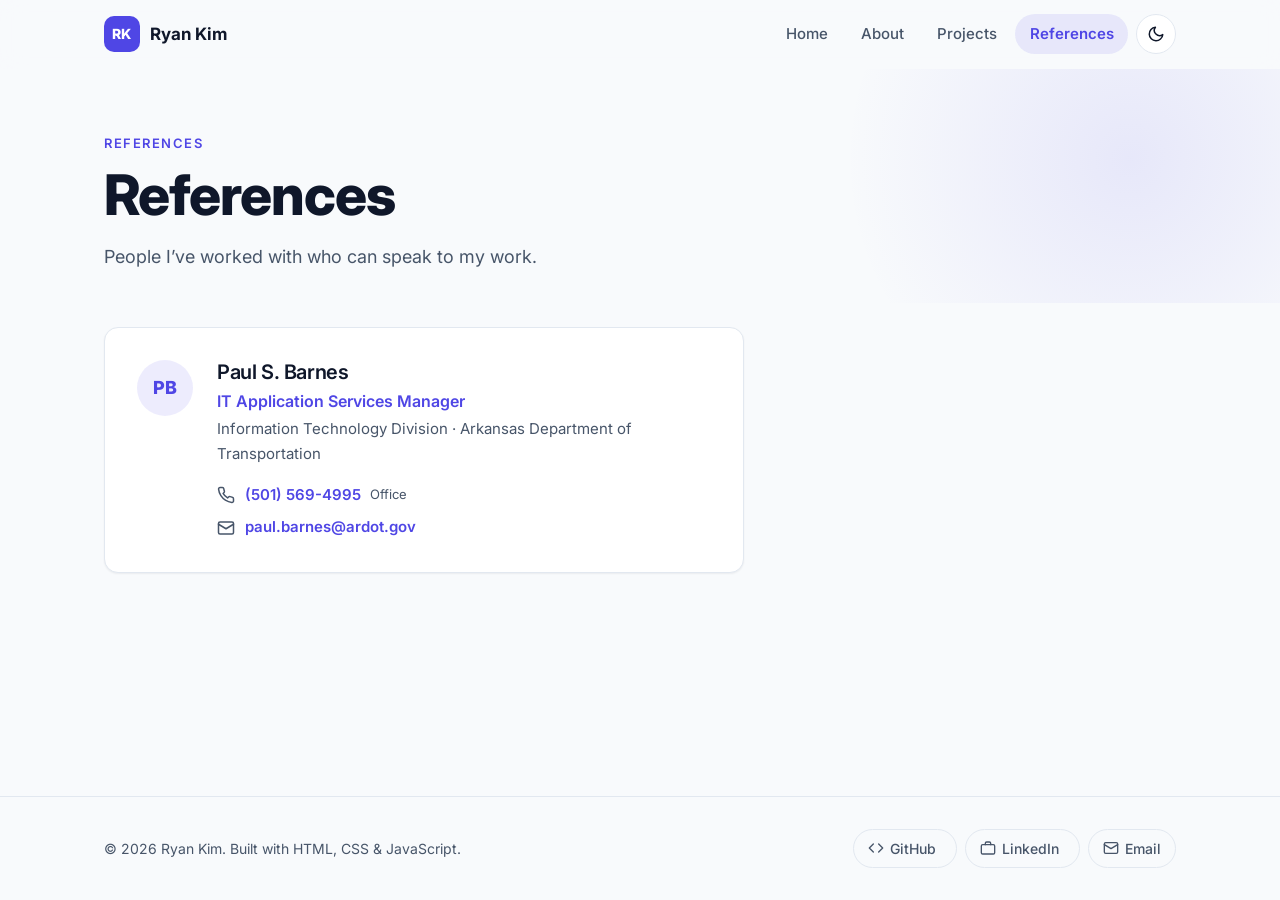
<file: references.html>
<!DOCTYPE html>
<html lang="en">
<head>
  <meta charset="UTF-8">
  <meta name="viewport" content="width=device-width, initial-scale=1.0">

  <!-- ===== SEO ===== -->
  <title>References | Ryan Kim</title>
  <meta name="description" content="Professional references for Ryan Kim, including his IT manager at the Arkansas Department of Transportation.">
  <meta name="author" content="Ryan Kim">
  <meta property="og:title" content="References | Ryan Kim">
  <meta property="og:description" content="Professional references for Ryan Kim.">
  <meta property="og:type" content="website">

  <link rel="icon" href="data:image/svg+xml,%3Csvg xmlns='http://www.w3.org/2000/svg' viewBox='0 0 64 64'%3E%3Crect width='64' height='64' rx='14' fill='%234f46e5'/%3E%3Ctext x='50%25' y='54%25' dominant-baseline='middle' text-anchor='middle' font-family='Arial,sans-serif' font-weight='700' font-size='28' fill='white'%3ERK%3C/text%3E%3C/svg%3E">

  <!-- Applies a saved light/dark choice before the page is drawn -->
  <script>
    document.documentElement.classList.add('js');
    try {
      var savedTheme = localStorage.getItem('theme');
      if (savedTheme === 'light' || savedTheme === 'dark') document.documentElement.setAttribute('data-theme', savedTheme);
    } catch (e) {}
  </script>

  <link rel="preconnect" href="https://fonts.googleapis.com">
  <link rel="preconnect" href="https://fonts.gstatic.com" crossorigin>
  <link href="https://fonts.googleapis.com/css2?family=Inter:wght@400;500;600;700;800&display=swap" rel="stylesheet">

  <link rel="stylesheet" href="CSS/style.css">
  <script src="JS/main.js" defer></script>
</head>
<body>
  <a class="skip-link" href="#main">Skip to main content</a>

  <!-- ===================== NAVIGATION ===================== -->
  <header class="site-header" id="site-header">
    <nav class="nav container" aria-label="Main">
      <a class="nav-logo" href="index.html" aria-label="Ryan Kim, home">
        <span class="logo-mark" aria-hidden="true">RK</span>
        <span class="logo-text">Ryan Kim</span>
      </a>

      <div class="nav-right">
        <ul class="nav-links" id="nav-links">
          <li><a href="index.html">Home</a></li>
          <li><a href="about.html">About</a></li>
          <li><a href="projects.html">Projects</a></li>
          <li><a href="references.html" aria-current="page">References</a></li>
        </ul>

        <button class="icon-btn theme-toggle" id="theme-toggle" type="button" aria-label="Switch to dark mode">
          <svg class="icon-moon" viewBox="0 0 24 24" fill="none" stroke="currentColor" stroke-width="2" stroke-linecap="round" stroke-linejoin="round" aria-hidden="true"><path d="M21 12.79A9 9 0 1 1 11.21 3 7 7 0 0 0 21 12.79z"/></svg>
          <svg class="icon-sun" viewBox="0 0 24 24" fill="none" stroke="currentColor" stroke-width="2" stroke-linecap="round" stroke-linejoin="round" aria-hidden="true"><circle cx="12" cy="12" r="4"/><path d="M12 2v2M12 20v2M4.93 4.93l1.41 1.41M17.66 17.66l1.41 1.41M2 12h2M20 12h2M4.93 19.07l1.41-1.41M17.66 6.34l1.41-1.41"/></svg>
        </button>

        <button class="icon-btn nav-toggle" id="nav-toggle" type="button" aria-label="Open menu" aria-expanded="false" aria-controls="nav-links">
          <span class="hamburger" aria-hidden="true"></span>
        </button>
      </div>
    </nav>
  </header>

  <main id="main">

    <!-- ===================== PAGE HEADER ===================== -->
    <section class="page-hero">
      <div class="container reveal">
        <p class="eyebrow">References</p>
        <h1>References</h1>
        <p class="page-sub">People I&#8217;ve worked with who can speak to my work.</p>
      </div>
    </section>

    <!-- ===================== REFERENCES ===================== -->
    <section class="section section-tight" aria-labelledby="refs-heading">
      <div class="container">
        <h2 id="refs-heading" class="sr-only">Professional references</h2>
        <article class="card ref-card reveal">
          <span class="ref-avatar" aria-hidden="true">PB</span>
          <div class="ref-body">
            <h3>Paul S. Barnes</h3>
            <p class="ref-title">IT Application Services Manager</p>
            <p class="ref-org">Information Technology Division · Arkansas Department of Transportation</p>
            <ul class="ref-contact">
              <li>
                <svg viewBox="0 0 24 24" fill="none" stroke="currentColor" stroke-width="2" stroke-linecap="round" stroke-linejoin="round" aria-hidden="true"><path d="M22 16.92v3a2 2 0 0 1-2.18 2 19.8 19.8 0 0 1-8.63-3.07 19.5 19.5 0 0 1-6-6A19.8 19.8 0 0 1 2.1 4.18 2 2 0 0 1 4.1 2h3a2 2 0 0 1 2 1.72c.13.96.36 1.9.7 2.81a2 2 0 0 1-.45 2.11L8.1 9.9a16 16 0 0 0 6 6l1.27-1.27a2 2 0 0 1 2.11-.45c.91.34 1.85.57 2.81.7A2 2 0 0 1 22 16.92z"/></svg>
                <a href="tel:+15015694995">(501) 569-4995</a><span class="ref-label">Office</span>
              </li>
              <li>
                <svg viewBox="0 0 24 24" fill="none" stroke="currentColor" stroke-width="2" stroke-linecap="round" stroke-linejoin="round" aria-hidden="true"><rect x="2" y="4" width="20" height="16" rx="2"/><path d="m22 7-10 6L2 7"/></svg>
                <a href="mailto:paul.barnes@ardot.gov">paul.barnes@ardot.gov</a>
              </li>
            </ul>
          </div>
        </article>
      </div>
    </section>

  </main>

  <!-- ===================== FOOTER ===================== -->
  <footer class="site-footer">
    <div class="container footer-inner">
      <p class="footer-copy">&copy; <span id="year">2026</span> Ryan Kim. Built with HTML, CSS &amp; JavaScript.</p>
      <ul class="footer-links">
        <li>
          <a href="https://github.com/Unknownboykim" target="_blank" rel="noopener noreferrer">
            <svg viewBox="0 0 24 24" fill="none" stroke="currentColor" stroke-width="2" stroke-linecap="round" stroke-linejoin="round" aria-hidden="true"><polyline points="16 18 22 12 16 6"/><polyline points="8 6 2 12 8 18"/></svg>
            GitHub<span class="sr-only"> (opens in a new tab)</span>
          </a>
        </li>
        <li>
          <a href="https://www.linkedin.com/in/ryankim1104/" target="_blank" rel="noopener noreferrer">
            <svg viewBox="0 0 24 24" fill="none" stroke="currentColor" stroke-width="2" stroke-linecap="round" stroke-linejoin="round" aria-hidden="true"><rect x="2" y="7" width="20" height="14" rx="2"/><path d="M16 7V5a2 2 0 0 0-2-2h-4a2 2 0 0 0-2 2v2"/></svg>
            LinkedIn<span class="sr-only"> (opens in a new tab)</span>
          </a>
        </li>
        <li>
          <a href="mailto:kim.ryan10@northeastern.edu">
            <svg viewBox="0 0 24 24" fill="none" stroke="currentColor" stroke-width="2" stroke-linecap="round" stroke-linejoin="round" aria-hidden="true"><rect x="2" y="4" width="20" height="16" rx="2"/><path d="m22 7-10 6L2 7"/></svg>
            Email
          </a>
        </li>
      </ul>
    </div>
  </footer>
</body>
</html>
</file>
<file: CSS/style.css>
/* =====================================================================
   Ryan Kim — Portfolio Stylesheet (shared by every page)
   ---------------------------------------------------------------------
   TABLE OF CONTENTS
    1. Theme variables  ← change colors, fonts and spacing here
    2. Base / reset
    3. Layout helpers
    4. Buttons, chips & tags
    5. Navigation
    6. Hero (home page)
    7. Sections & cards
    8. Home: goals, tech stack, call-to-action
    9. About: bio, education, timeline, skills
   10. Projects: filters & grid
   11. 404 page
   12. Footer
   13. Fade-in-on-scroll animation
   14. Responsive (tablet & phone)
   15. Reduced motion
   ===================================================================== */


/* =====================================================================
   1. THEME VARIABLES
   ===================================================================== */
:root {
  /* ---- Fonts ---- */
  --font-sans: "Inter", system-ui, -apple-system, "Segoe UI", Roboto, sans-serif;
  --font-mono: ui-monospace, "SFMono-Regular", Menlo, Consolas, monospace;

  /* ---- Spacing scale ---- */
  --space-1: 0.25rem;   /*  4px */
  --space-2: 0.5rem;    /*  8px */
  --space-3: 0.75rem;   /* 12px */
  --space-4: 1rem;      /* 16px */
  --space-5: 1.5rem;    /* 24px */
  --space-6: 2rem;      /* 32px */
  --space-7: 3rem;      /* 48px */
  --space-8: 4rem;      /* 64px */
  --space-9: 6rem;      /* 96px */

  /* ---- Shapes, sizes & motion ---- */
  --container: 1120px;
  --nav-height: 68px;
  --radius-sm: 8px;
  --radius: 14px;
  --radius-lg: 20px;
  --radius-full: 999px;
  --transition: 200ms ease;

  /* ---- LIGHT theme colors (default) ---- */
  --color-bg: #f8fafc;
  --color-bg-alt: #f1f5f9;
  --color-surface: #ffffff;
  --color-text: #0f172a;
  --color-text-muted: #475569;
  --color-border: #e2e8f0;
  --color-accent: #4f46e5;
  --color-accent-hover: #4338ca;
  --color-accent-soft: rgba(79, 70, 229, 0.10);
  --color-on-accent: #ffffff;
  --color-header-bg: rgba(248, 250, 252, 0.85);
  --color-code-bg: #0f172a;
  --shadow-sm: 0 1px 2px rgba(15, 23, 42, 0.06);
  --shadow-md: 0 12px 30px -12px rgba(15, 23, 42, 0.20);
  --shadow-lg: 0 24px 48px -20px rgba(15, 23, 42, 0.35);
  color-scheme: light;
}

/* ---- DARK theme colors ----
   Used when the visitor picks dark mode (data-theme="dark"),
   or when their device is set to dark and they haven't picked.
   Keep the two blocks below identical. */
:root[data-theme="dark"] {
  --color-bg: #0b1120;
  --color-bg-alt: #0f172a;
  --color-surface: #131c31;
  --color-text: #e2e8f0;
  --color-text-muted: #94a3b8;
  --color-border: #1f2a44;
  --color-accent: #818cf8;
  --color-accent-hover: #a5b4fc;
  --color-accent-soft: rgba(129, 140, 248, 0.14);
  --color-on-accent: #0b1120;
  --color-header-bg: rgba(11, 17, 32, 0.82);
  --color-code-bg: #080d1a;
  --shadow-sm: 0 1px 2px rgba(0, 0, 0, 0.40);
  --shadow-md: 0 12px 30px -12px rgba(0, 0, 0, 0.60);
  --shadow-lg: 0 24px 48px -20px rgba(0, 0, 0, 0.75);
  color-scheme: dark;
}

@media (prefers-color-scheme: dark) {
  :root:not([data-theme="light"]) {
    --color-bg: #0b1120;
    --color-bg-alt: #0f172a;
    --color-surface: #131c31;
    --color-text: #e2e8f0;
    --color-text-muted: #94a3b8;
    --color-border: #1f2a44;
    --color-accent: #818cf8;
    --color-accent-hover: #a5b4fc;
    --color-accent-soft: rgba(129, 140, 248, 0.14);
    --color-on-accent: #0b1120;
    --color-header-bg: rgba(11, 17, 32, 0.82);
    --color-code-bg: #080d1a;
    --shadow-sm: 0 1px 2px rgba(0, 0, 0, 0.40);
    --shadow-md: 0 12px 30px -12px rgba(0, 0, 0, 0.60);
    --shadow-lg: 0 24px 48px -20px rgba(0, 0, 0, 0.75);
    color-scheme: dark;
  }
}


/* =====================================================================
   2. BASE / RESET
   ===================================================================== */
*,
*::before,
*::after {
  box-sizing: border-box;
}

html {
  -webkit-text-size-adjust: 100%;
  /* Keeps in-page links from hiding under the sticky nav */
  scroll-padding-top: calc(var(--nav-height) + var(--space-4));
}

@media (prefers-reduced-motion: no-preference) {
  html { scroll-behavior: smooth; }
}

body {
  margin: 0;
  min-height: 100vh;
  display: flex;
  flex-direction: column;
  font-family: var(--font-sans);
  font-size: 1rem;
  line-height: 1.65;
  color: var(--color-text);
  background-color: var(--color-bg);
  -webkit-font-smoothing: antialiased;
  transition: background-color var(--transition), color var(--transition);
}

main { flex: 1; }

img {
  display: block;
  max-width: 100%;
  height: auto;
}

h1, h2, h3 {
  margin: 0 0 var(--space-3);
  line-height: 1.2;
  letter-spacing: -0.02em;
  color: var(--color-text);
}
h1 { font-size: clamp(2.25rem, 5vw, 3.5rem); font-weight: 800; }
h2 { font-size: clamp(1.75rem, 3.5vw, 2.375rem); font-weight: 700; }
h3 { font-size: 1.125rem; font-weight: 600; }

p { margin: 0 0 var(--space-4); }
p:last-child { margin-bottom: 0; }

a {
  color: var(--color-accent);
  text-decoration: none;
  transition: color var(--transition);
}
a:hover { color: var(--color-accent-hover); }

/* Clear focus ring for keyboard users */
:focus-visible {
  outline: 3px solid var(--color-accent);
  outline-offset: 3px;
  border-radius: 4px;
}

[hidden] { display: none !important; }

/* Text that only screen readers announce */
.sr-only {
  position: absolute;
  width: 1px;
  height: 1px;
  padding: 0;
  margin: -1px;
  overflow: hidden;
  clip: rect(0, 0, 0, 0);
  white-space: nowrap;
  border: 0;
}

/* "Skip to main content" link — appears when tabbing */
.skip-link {
  position: absolute;
  left: var(--space-4);
  top: -100px;
  z-index: 200;
  padding: var(--space-3) var(--space-4);
  border-radius: var(--radius-sm);
  background: var(--color-accent);
  color: var(--color-on-accent);
  font-weight: 600;
}
.skip-link:focus { top: var(--space-4); color: var(--color-on-accent); }


/* =====================================================================
   3. LAYOUT HELPERS
   ===================================================================== */
.container {
  width: 100%;
  max-width: var(--container);
  margin-inline: auto;
  padding-inline: var(--space-5);
}

.section { padding-block: var(--space-9); }
.section-tight { padding-top: var(--space-5); }
.section-alt {
  background-color: var(--color-bg-alt);
  border-block: 1px solid var(--color-border);
}

.section-head {
  max-width: 640px;
  margin-bottom: var(--space-7);
}

.eyebrow {
  margin-bottom: var(--space-2);
  font-size: 0.8125rem;
  font-weight: 600;
  letter-spacing: 0.12em;
  text-transform: uppercase;
  color: var(--color-accent);
}

.section-sub {
  font-size: 1.0625rem;
  color: var(--color-text-muted);
}


/* =====================================================================
   4. BUTTONS, CHIPS & TAGS
   ===================================================================== */
.btn {
  display: inline-flex;
  align-items: center;
  justify-content: center;
  gap: var(--space-2);
  padding: 0.8rem 1.4rem;
  border: 1.5px solid transparent;
  border-radius: var(--radius-full);
  font: inherit;
  font-size: 0.9375rem;
  font-weight: 600;
  line-height: 1.2;
  text-align: center;
  cursor: pointer;
  transition: transform var(--transition), background-color var(--transition),
              border-color var(--transition), color var(--transition), box-shadow var(--transition);
}
.btn svg { width: 18px; height: 18px; flex-shrink: 0; }

.btn-primary {
  background: var(--color-accent);
  color: var(--color-on-accent);
  box-shadow: 0 10px 24px -12px var(--color-accent);
}
.btn-primary:hover {
  background: var(--color-accent-hover);
  color: var(--color-on-accent);
  transform: translateY(-2px);
}

.btn-secondary {
  background: var(--color-surface);
  border-color: var(--color-border);
  color: var(--color-text);
}
.btn-secondary:hover {
  border-color: var(--color-accent);
  color: var(--color-accent);
  transform: translateY(-2px);
}

.btn-ghost {
  background: transparent;
  border-color: var(--color-border);
  color: var(--color-text);
}
.btn-ghost:hover {
  border-color: var(--color-accent);
  color: var(--color-accent);
}
/* Placeholder "#" links look slightly faded until a real link is added */
.btn[aria-disabled="true"] { opacity: 0.6; cursor: not-allowed; }

.btn-sm { padding: 0.55rem 1rem; font-size: 0.875rem; }

.btn-row {
  display: flex;
  flex-wrap: wrap;
  gap: var(--space-3);
}
.btn-row.center { justify-content: center; }

/* Chips: skills / tech stack */
.chip-list,
.tag-list,
.nav-links,
.footer-links {
  list-style: none;
  margin: 0;
  padding: 0;
}

.chip-list {
  display: flex;
  flex-wrap: wrap;
  gap: var(--space-2);
}

.chip {
  padding: 0.45rem 0.95rem;
  border: 1px solid var(--color-border);
  border-radius: var(--radius-full);
  background: var(--color-surface);
  font-size: 0.875rem;
  font-weight: 500;
  color: var(--color-text);
  transition: border-color var(--transition), color var(--transition), transform var(--transition);
}
.chip:hover {
  border-color: var(--color-accent);
  color: var(--color-accent);
  transform: translateY(-1px);
}

/* Tags: small labels on project cards */
.tag-list {
  display: flex;
  flex-wrap: wrap;
  gap: 0.4rem;
  margin-bottom: var(--space-5);
}
.tag {
  padding: 0.25rem 0.65rem;
  border-radius: var(--radius-full);
  background: var(--color-accent-soft);
  font-size: 0.75rem;
  font-weight: 600;
  color: var(--color-accent);
}


/* =====================================================================
   5. NAVIGATION
   ===================================================================== */
.site-header {
  position: sticky;
  top: 0;
  z-index: 100;
  background: var(--color-header-bg);
  -webkit-backdrop-filter: saturate(180%) blur(12px);
  backdrop-filter: saturate(180%) blur(12px);
  border-bottom: 1px solid transparent;
  transition: border-color var(--transition), box-shadow var(--transition), background-color var(--transition);
}
.site-header.is-scrolled {
  border-bottom-color: var(--color-border);
  box-shadow: var(--shadow-sm);
}

.nav {
  display: flex;
  align-items: center;
  justify-content: space-between;
  gap: var(--space-4);
  height: var(--nav-height);
}

.nav-logo {
  display: inline-flex;
  align-items: center;
  gap: 0.6rem;
  font-size: 1.0625rem;
  font-weight: 700;
  color: var(--color-text);
}
.nav-logo:hover { color: var(--color-text); }

.logo-mark {
  display: grid;
  place-items: center;
  width: 36px;
  height: 36px;
  border-radius: 10px;
  background: var(--color-accent);
  color: var(--color-on-accent);
  font-size: 0.875rem;
  font-weight: 800;
  letter-spacing: 0.02em;
}

.nav-right {
  display: flex;
  align-items: center;
  gap: var(--space-2);
}

.nav-links {
  display: flex;
  gap: var(--space-1);
}
.nav-links a {
  display: block;
  padding: 0.5rem 0.9rem;
  border-radius: var(--radius-full);
  font-size: 0.9375rem;
  font-weight: 500;
  color: var(--color-text-muted);
  transition: color var(--transition), background-color var(--transition);
}
.nav-links a:hover {
  color: var(--color-text);
  background: var(--color-accent-soft);
}
/* Highlight the current page */
.nav-links a[aria-current="page"] {
  color: var(--color-accent);
  background: var(--color-accent-soft);
  font-weight: 600;
}

/* Round icon buttons (theme + hamburger) */
.icon-btn {
  display: inline-grid;
  place-items: center;
  width: 40px;
  height: 40px;
  padding: 0;
  border: 1px solid var(--color-border);
  border-radius: var(--radius-full);
  background: var(--color-surface);
  color: var(--color-text);
  cursor: pointer;
  transition: border-color var(--transition), color var(--transition), background-color var(--transition);
}
.icon-btn:hover {
  border-color: var(--color-accent);
  color: var(--color-accent);
}
.icon-btn svg { width: 18px; height: 18px; }

/* Show the moon in light mode, the sun in dark mode */
.icon-sun { display: none; }
:root[data-theme="dark"] .icon-sun { display: block; }
:root[data-theme="dark"] .icon-moon { display: none; }
@media (prefers-color-scheme: dark) {
  :root:not([data-theme="light"]) .icon-sun { display: block; }
  :root:not([data-theme="light"]) .icon-moon { display: none; }
}

/* Hamburger icon (three lines that turn into an X) */
.nav-toggle { display: none; }

.hamburger,
.hamburger::before,
.hamburger::after {
  display: block;
  position: relative;
  width: 18px;
  height: 2px;
  border-radius: 2px;
  background: currentColor;
  transition: transform var(--transition), background-color var(--transition), top var(--transition);
}
.hamburger::before,
.hamburger::after {
  content: "";
  position: absolute;
  left: 0;
}
.hamburger::before { top: -6px; }
.hamburger::after  { top: 6px; }

.nav-toggle[aria-expanded="true"] .hamburger { background: transparent; }
.nav-toggle[aria-expanded="true"] .hamburger::before { top: 0; transform: rotate(45deg); }
.nav-toggle[aria-expanded="true"] .hamburger::after  { top: 0; transform: rotate(-45deg); }


/* =====================================================================
   6. HERO (home page)
   ===================================================================== */
.hero,
.page-hero {
  position: relative;
  isolation: isolate;
  overflow: hidden;
}

/* Soft accent glow behind the hero */
.hero::before,
.page-hero::before {
  content: "";
  position: absolute;
  z-index: -1;
  top: -220px;
  right: -160px;
  width: 620px;
  height: 620px;
  border-radius: 50%;
  background: radial-gradient(circle, var(--color-accent-soft) 0%, transparent 65%);
  pointer-events: none;
}

.hero { padding-block: var(--space-9) var(--space-8); }

.hero-grid {
  display: grid;
  grid-template-columns: 1.15fr 1fr;
  gap: var(--space-8);
  align-items: center;
}
.hero-grid > * { min-width: 0; }

.hero-title {
  margin-bottom: var(--space-3);
  font-size: clamp(2.75rem, 7vw, 4.5rem);
}
.accent-dot { color: var(--color-accent); }

.hero-role {
  margin-bottom: var(--space-4);
  font-size: clamp(1.0625rem, 2vw, 1.25rem);
  font-weight: 600;
}
.hero-role .divider {
  margin-inline: 0.4rem;
  color: var(--color-accent);
}

.hero-intro {
  max-width: 34rem;
  margin-bottom: var(--space-6);
  font-size: 1.125rem;
  color: var(--color-text-muted);
}

.hero-meta {
  margin-top: var(--space-6);
  font-size: 0.9rem;
  color: var(--color-text-muted);
}

/* "Open to work" pill */
.status-pill {
  display: inline-flex;
  align-items: center;
  gap: 0.5rem;
  margin-bottom: var(--space-5);
  padding: 0.35rem 0.85rem;
  border: 1px solid var(--color-border);
  border-radius: var(--radius-full);
  background: var(--color-surface);
  font-size: 0.8125rem;
  font-weight: 600;
  color: var(--color-text);
  box-shadow: var(--shadow-sm);
}
.status-dot {
  width: 8px;
  height: 8px;
  border-radius: 50%;
  background: #22c55e;
  box-shadow: 0 0 0 3px rgba(34, 197, 94, 0.2);
}

/* Highlight numbers under the intro */
.hero-stats {
  display: grid;
  grid-template-columns: repeat(3, minmax(0, 1fr));
  gap: var(--space-4);
  max-width: 34rem;
  margin: 0 0 var(--space-6);
  padding: var(--space-4) 0 0;
  border-top: 1px solid var(--color-border);
  list-style: none;
}
.hero-stats li { display: flex; flex-direction: column; gap: 0.15rem; }
.hero-stats strong {
  font-size: 1.625rem;
  font-weight: 800;
  line-height: 1.1;
  letter-spacing: -0.02em;
  color: var(--color-accent);
}
.hero-stats span {
  font-size: 0.8125rem;
  line-height: 1.4;
  color: var(--color-text-muted);
}
@media (max-width: 480px) {
  .hero-stats strong { font-size: 1.375rem; }
}

/* Decorative code card */
.code-card {
  overflow: hidden;
  border: 1px solid rgba(148, 163, 184, 0.18);
  border-radius: var(--radius-lg);
  background: var(--color-code-bg);
  box-shadow: var(--shadow-lg);
}
.code-card-bar {
  display: flex;
  align-items: center;
  gap: 6px;
  padding: 0.8rem 1rem;
  border-bottom: 1px solid rgba(148, 163, 184, 0.14);
}
.code-card-bar .dot {
  width: 10px;
  height: 10px;
  border-radius: 50%;
  background: #334155;
}
.code-file {
  margin-left: 0.75rem;
  font-family: var(--font-mono);
  font-size: 0.75rem;
  color: #94a3b8;
}
.code-card pre {
  margin: 0;
  padding: 1.25rem 1.4rem;
  overflow-x: auto;
  font-family: var(--font-mono);
  font-size: 0.8125rem;
  line-height: 1.8;
  color: #e2e8f0;
}
.tk-key  { color: #c4b5fd; }
.tk-prop { color: #7dd3fc; }
.tk-str  { color: #86efac; }


/* =====================================================================
   7. SECTIONS & CARDS
   ===================================================================== */
.page-hero { padding-block: var(--space-8) var(--space-6); }
.page-sub {
  max-width: 40rem;
  font-size: 1.125rem;
  color: var(--color-text-muted);
}

.card {
  padding: var(--space-6);
  border: 1px solid var(--color-border);
  border-radius: var(--radius);
  background: var(--color-surface);
  box-shadow: var(--shadow-sm);
  transition: transform var(--transition), box-shadow var(--transition),
              border-color var(--transition), background-color var(--transition);
}

/* Cards that lift on hover */
.card-hover:hover,
.project-card:hover {
  transform: translateY(-4px);
  box-shadow: var(--shadow-md);
  border-color: var(--color-accent-soft);
}

.card-grid {
  display: grid;
  gap: var(--space-5);
}


/* =====================================================================
   8. HOME: GOALS, TECH STACK, CALL-TO-ACTION
   ===================================================================== */
.goals-grid { grid-template-columns: repeat(auto-fit, minmax(min(240px, 100%), 1fr)); }

.goal-icon {
  display: grid;
  place-items: center;
  flex-shrink: 0;
  width: 48px;
  height: 48px;
  margin-bottom: var(--space-4);
  border-radius: 12px;
  background: var(--color-accent-soft);
  font-size: 1.5rem;
  line-height: 1;
}

.goal-card p {
  font-size: 0.9375rem;
  color: var(--color-text-muted);
}

.stack {
  display: grid;
  grid-template-columns: repeat(2, minmax(0, 1fr));
  gap: var(--space-7) var(--space-8);
}

/* Chips with a logo */
.chip--icon {
  display: inline-flex;
  align-items: center;
  gap: 0.5rem;
  padding-left: 0.7rem;
}
.chip-icon {
  width: 18px;
  height: 18px;
  flex-shrink: 0;
}
.chip-icon--line { color: var(--color-accent); }
.chip-badge {
  display: inline-grid;
  place-items: center;
  width: 18px;
  height: 18px;
  flex-shrink: 0;
  border-radius: 4px;
  font-size: 0.5625rem;
  font-weight: 800;
  letter-spacing: -0.02em;
  line-height: 1;
}
/* Black logos (GitHub, Unity) turn white in dark mode */
:root[data-theme="dark"] .chip-icon--mono { filter: invert(1); }
@media (prefers-color-scheme: dark) {
  :root:not([data-theme="light"]) .chip-icon--mono { filter: invert(1); }
}
.stack-label {
  margin-bottom: var(--space-3);
  font-size: 0.8125rem;
  font-weight: 600;
  letter-spacing: 0.1em;
  text-transform: uppercase;
  color: var(--color-text-muted);
}

.cta-card {
  padding: var(--space-8) var(--space-6);
  border: 1px solid var(--color-border);
  border-radius: var(--radius-lg);
  background:
    radial-gradient(circle at top left, var(--color-accent-soft), transparent 60%),
    var(--color-surface);
  text-align: center;
}
.cta-card p {
  max-width: 36rem;
  margin: 0 auto var(--space-6);
  color: var(--color-text-muted);
}
.cta-compact {
  margin-top: var(--space-8);
  padding-block: var(--space-7);
}
.cta-compact h2 { font-size: clamp(1.5rem, 3vw, 1.875rem); }


/* =====================================================================
   9. ABOUT: BIO, EDUCATION, TIMELINE, SKILLS
   ===================================================================== */
.bio-grid {
  display: grid;
  grid-template-columns: 1.6fr 1fr;
  gap: var(--space-7);
  align-items: start;
}
.bio-grid > * { min-width: 0; }

.bio-text p {
  font-size: 1.0625rem;
  color: var(--color-text-muted);
}

.facts {
  display: grid;
  gap: var(--space-4);
  margin: 0 0 var(--space-6);
}
.facts dt {
  font-size: 0.75rem;
  font-weight: 600;
  letter-spacing: 0.1em;
  text-transform: uppercase;
  color: var(--color-text-muted);
}
.facts dd {
  margin: 0;
  font-weight: 500;
}
.facts-card .btn { width: 100%; }
.facts:last-child { margin-bottom: 0; }

/* Education */
.edu-card {
  display: flex;
  align-items: flex-start;
  gap: var(--space-5);
  max-width: 760px;
}
.edu-card .goal-icon { margin-bottom: 0; }
.edu-card h3 { font-size: 1.25rem; margin-bottom: var(--space-1); }
.edu-degree {
  margin-bottom: var(--space-2);
  font-weight: 600;
  color: var(--color-accent);
}
.edu-meta {
  font-size: 0.9375rem;
  color: var(--color-text-muted);
}
.edu-detail {
  font-size: 0.9375rem;
  color: var(--color-text-muted);
}
.edu-detail strong { color: var(--color-text); }

/* Timeline */
.timeline {
  position: relative;
  max-width: 760px;
  margin: 0;
  padding: 0;
  list-style: none;
}
/* Vertical line */
.timeline::before {
  content: "";
  position: absolute;
  top: 8px;
  bottom: 8px;
  left: 11px;
  width: 2px;
  background: var(--color-border);
}
.timeline-item {
  position: relative;
  padding-left: var(--space-7);
  padding-bottom: var(--space-5);
}
.timeline-item:last-child { padding-bottom: 0; }
.timeline-dot {
  position: absolute;
  top: 1.6rem;
  left: 4px;
  width: 16px;
  height: 16px;
  border: 3px solid var(--color-accent);
  border-radius: 50%;
  background: var(--color-surface);
  box-shadow: 0 0 0 4px var(--color-bg);
}
.timeline-content { padding: var(--space-5) var(--space-6); }
.timeline-date {
  margin-bottom: var(--space-1);
  font-size: 0.8125rem;
  font-weight: 600;
  letter-spacing: 0.04em;
  text-transform: uppercase;
  color: var(--color-accent);
}
.timeline-content p:not(.timeline-date) {
  font-size: 0.9375rem;
  color: var(--color-text-muted);
}

/* Clubs */
.clubs-grid { grid-template-columns: repeat(auto-fit, minmax(min(240px, 100%), 1fr)); }
.club-card {
  display: flex;
  align-items: center;
  gap: var(--space-4);
}
.club-card .goal-icon { margin-bottom: 0; }
.club-card h3 { margin-bottom: 0.15rem; font-size: 1rem; }
.club-card p { font-size: 0.875rem; color: var(--color-text-muted); }

/* References */
.ref-card {
  display: flex;
  align-items: flex-start;
  gap: var(--space-5);
  max-width: 640px;
}
.ref-avatar {
  display: grid;
  place-items: center;
  flex-shrink: 0;
  width: 56px;
  height: 56px;
  border-radius: 50%;
  background: var(--color-accent-soft);
  color: var(--color-accent);
  font-weight: 800;
  font-size: 1.125rem;
}
.ref-body h3 { margin-bottom: var(--space-1); font-size: 1.25rem; }
.ref-title { margin-bottom: 0.15rem; font-weight: 600; color: var(--color-accent); }
.ref-org { margin-bottom: var(--space-4); font-size: 0.9375rem; color: var(--color-text-muted); }
.ref-contact {
  display: grid;
  gap: var(--space-2);
  margin: 0;
  padding: 0;
  list-style: none;
}
.ref-contact li {
  display: flex;
  align-items: center;
  gap: 0.6rem;
  font-size: 0.9375rem;
}
.ref-contact svg { width: 18px; height: 18px; flex-shrink: 0; color: var(--color-text-muted); }
.ref-contact a { font-weight: 600; overflow-wrap: anywhere; }
.ref-label { font-size: 0.8125rem; color: var(--color-text-muted); }
@media (max-width: 640px) { .ref-card { flex-direction: column; } }

/* Skills */
.skills-grid { grid-template-columns: repeat(auto-fit, minmax(min(180px, 100%), 1fr)); }
.skill-card h3 {
  display: flex;
  align-items: center;
  gap: 0.6rem;
  margin-bottom: var(--space-4);
}


/* =====================================================================
   10. PROJECTS: FILTERS & GRID
   ===================================================================== */
.filter-bar {
  display: flex;
  flex-wrap: wrap;
  gap: var(--space-2);
  margin-bottom: var(--space-3);
}
.filter-btn {
  padding: 0.55rem 1.1rem;
  border: 1px solid var(--color-border);
  border-radius: var(--radius-full);
  background: var(--color-surface);
  font: inherit;
  font-size: 0.9rem;
  font-weight: 500;
  color: var(--color-text-muted);
  cursor: pointer;
  transition: background-color var(--transition), border-color var(--transition), color var(--transition);
}
.filter-btn:hover {
  border-color: var(--color-accent);
  color: var(--color-text);
}
.filter-btn[aria-pressed="true"] {
  border-color: var(--color-accent);
  background: var(--color-accent);
  color: var(--color-on-accent);
}

.filter-status {
  min-height: 1.5em;
  margin-bottom: var(--space-5);
  font-size: 0.875rem;
  color: var(--color-text-muted);
}

.project-grid {
  display: grid;
  grid-template-columns: repeat(auto-fill, minmax(min(300px, 100%), 1fr));
  gap: var(--space-5);
}

.project-card {
  display: flex;
  flex-direction: column;
  overflow: hidden;
  padding: 0;
}

/* Screenshot area (16:10) */
.project-media {
  position: relative;
  aspect-ratio: 16 / 10;
  overflow: hidden;
  border-bottom: 1px solid var(--color-border);
  background: var(--color-bg-alt);
}
.project-media img {
  width: 100%;
  height: 100%;
  object-fit: cover;
  transition: transform 400ms ease;
}
.project-card:hover .project-media img { transform: scale(1.04); }

/* Gray "Screenshot coming soon" box (shown when the image is missing) */
.media-fallback {
  display: none;
  position: absolute;
  inset: 0;
  flex-direction: column;
  align-items: center;
  justify-content: center;
  gap: var(--space-2);
  background:
    repeating-linear-gradient(45deg,
      transparent 0 14px,
      rgba(148, 163, 184, 0.08) 14px 28px),
    var(--color-bg-alt);
  font-size: 0.875rem;
  font-weight: 500;
  color: var(--color-text-muted);
}
.media-fallback svg { width: 34px; height: 34px; opacity: 0.7; }
.project-media.is-missing img { display: none; }
.project-media.is-missing .media-fallback { display: flex; }

/* Thumbnails that should never be cropped (e.g. text in the image) */
.project-media--fit { background: #0b1120; }
.project-media--fit img { object-fit: contain; }

/* Charts: white background, never cropped */
.project-media--chart { background: #ffffff; }
.project-media--chart img { object-fit: contain; }

/* Logo images: show the whole logo on white instead of cropping it */
.project-media--logo { background: #ffffff; }
.project-media--logo img {
  object-fit: contain;
  padding: var(--space-4);
}
.project-card:hover .project-media--logo img { transform: scale(1.02); }

.project-meta {
  margin-bottom: var(--space-3);
  font-size: 0.8125rem;
  font-weight: 500;
  color: var(--color-text);
}

.project-body {
  display: flex;
  flex: 1;
  flex-direction: column;
  padding: var(--space-5) var(--space-5) var(--space-6);
}
.project-category {
  margin-bottom: var(--space-1);
  font-size: 0.75rem;
  font-weight: 600;
  letter-spacing: 0.1em;
  text-transform: uppercase;
  color: var(--color-accent);
}
.project-title { margin-bottom: var(--space-2); }
.project-desc {
  font-size: 0.9375rem;
  color: var(--color-text-muted);
}
.project-links {
  display: flex;
  flex-wrap: wrap;
  gap: var(--space-2);
  margin-top: auto;
}

.empty-state {
  padding: var(--space-7);
  border: 1px dashed var(--color-border);
  border-radius: var(--radius);
  text-align: center;
  color: var(--color-text-muted);
}

/* Little "pop in" when a card reappears after filtering */
@keyframes card-in {
  from { opacity: 0; transform: translateY(12px) scale(0.98); }
  to   { opacity: 1; transform: none; }
}
.project-card.is-entering { animation: card-in 350ms ease both; }


/* =====================================================================
   11. 404 PAGE
   ===================================================================== */
.notfound {
  display: grid;
  place-items: center;
  padding-block: var(--space-9);
  text-align: center;
}
.notfound-code {
  margin-bottom: var(--space-4);
  font-size: clamp(5rem, 18vw, 9rem);
  font-weight: 800;
  line-height: 1;
  letter-spacing: -0.05em;
  background: linear-gradient(135deg, var(--color-accent), var(--color-text-muted));
  -webkit-background-clip: text;
  background-clip: text;
  color: transparent;
}
.notfound-inner > p:not(.notfound-code) {
  max-width: 28rem;
  margin: 0 auto var(--space-6);
  color: var(--color-text-muted);
}


/* =====================================================================
   12. FOOTER
   ===================================================================== */
.site-footer {
  padding-block: var(--space-6);
  border-top: 1px solid var(--color-border);
  background: var(--color-bg);
}
.footer-inner {
  display: flex;
  flex-wrap: wrap;
  align-items: center;
  justify-content: space-between;
  gap: var(--space-4);
}
.footer-copy {
  margin: 0;
  font-size: 0.875rem;
  color: var(--color-text-muted);
}
.footer-links {
  display: flex;
  flex-wrap: wrap;
  gap: var(--space-2);
}
.footer-links a {
  display: inline-flex;
  align-items: center;
  gap: 0.4rem;
  padding: 0.45rem 0.85rem;
  border: 1px solid var(--color-border);
  border-radius: var(--radius-full);
  font-size: 0.875rem;
  font-weight: 500;
  color: var(--color-text-muted);
  transition: color var(--transition), border-color var(--transition);
}
.footer-links a:hover {
  border-color: var(--color-accent);
  color: var(--color-accent);
}
.footer-links svg { width: 16px; height: 16px; }


/* =====================================================================
   13. FADE-IN-ON-SCROLL
   Elements with class="reveal" start hidden and fade up when they
   scroll into view (main.js adds "is-visible"). The "js" class makes
   sure content is never hidden if JavaScript is turned off.
   Uses the separate `translate` property so card hover lifts
   (which use `transform`) still work.
   ===================================================================== */
.js .reveal {
  opacity: 0;
  translate: 0 20px;
  transition:
    opacity 600ms ease var(--reveal-delay, 0ms),
    translate 600ms ease var(--reveal-delay, 0ms),
    transform var(--transition),
    box-shadow var(--transition),
    border-color var(--transition),
    background-color var(--transition);
}
.js .reveal.is-visible {
  opacity: 1;
  translate: 0 0;
}


/* =====================================================================
   14. RESPONSIVE
   ===================================================================== */

/* ---- Tablet ---- */
@media (max-width: 900px) {
  .hero-grid,
  .bio-grid {
    grid-template-columns: 1fr;
    gap: var(--space-7);
  }
  .hero-visual { max-width: 560px; }
}

/* ---- Mobile menu ---- */
@media (max-width: 760px) {
  .js .nav-toggle { display: inline-grid; }

  .js .nav-links {
    display: none;
    position: absolute;
    top: 100%;
    left: 0;
    right: 0;
    flex-direction: column;
    gap: var(--space-1);
    padding: var(--space-3) var(--space-4) var(--space-5);
    border-bottom: 1px solid var(--color-border);
    background: var(--color-surface);
    box-shadow: var(--shadow-md);
  }
  .js .nav-links.is-open { display: flex; }
  .js .nav-links a {
    padding: 0.85rem 1rem;
    border-radius: var(--radius-sm);
    font-size: 1rem;
  }

  /* Without JavaScript the links simply stay in the bar */
  .nav-links a { padding: 0.45rem 0.6rem; }
}

/* ---- Phone ---- */
@media (max-width: 640px) {
  .container { padding-inline: var(--space-4); }
  .section { padding-block: var(--space-8); }
  .section-tight { padding-top: var(--space-4); }
  .hero { padding-block: var(--space-7); }
  .page-hero { padding-block: var(--space-7) var(--space-5); }
  .section-head { margin-bottom: var(--space-6); }

  .card { padding: var(--space-5); }
  .timeline-content { padding: var(--space-5); }
  .timeline-item { padding-left: var(--space-6); }

  .stack { grid-template-columns: 1fr; gap: var(--space-6); }
  .edu-card { flex-direction: column; }
  .cta-card { padding: var(--space-7) var(--space-5); }

  .hero .btn-row .btn { flex: 1 1 auto; }
  .footer-inner { flex-direction: column; align-items: flex-start; }
}


/* =====================================================================
   15. REDUCED MOTION
   Visitors who ask their device for less motion get no animations.
   ===================================================================== */
@media (prefers-reduced-motion: reduce) {
  *,
  *::before,
  *::after {
    animation-duration: 0.01ms !important;
    animation-iteration-count: 1 !important;
    transition-duration: 0.01ms !important;
    transition-delay: 0ms !important;
    scroll-behavior: auto !important;
  }
  .js .reveal { opacity: 1; translate: none; }
  .btn:hover,
  .chip:hover,
  .card-hover:hover,
  .project-card:hover,
  .project-card:hover .project-media img { transform: none; }
}
</file>
